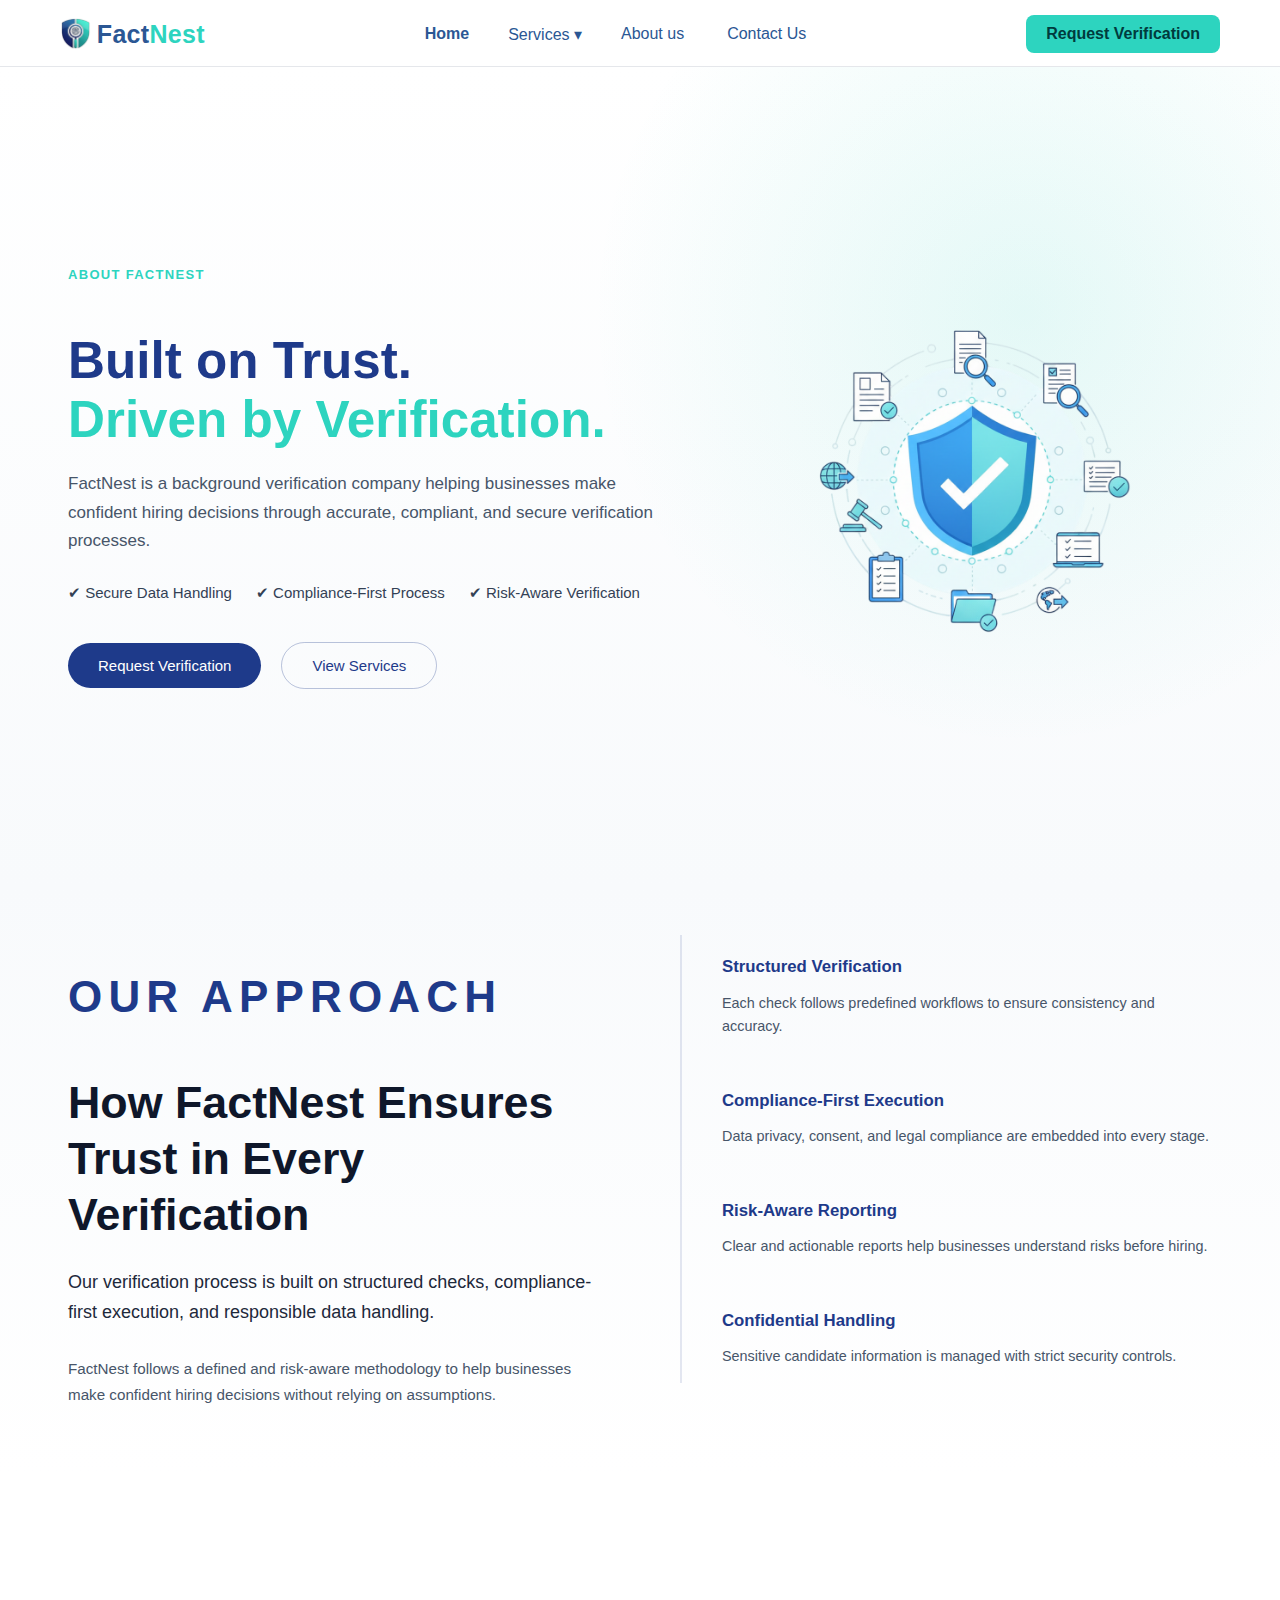
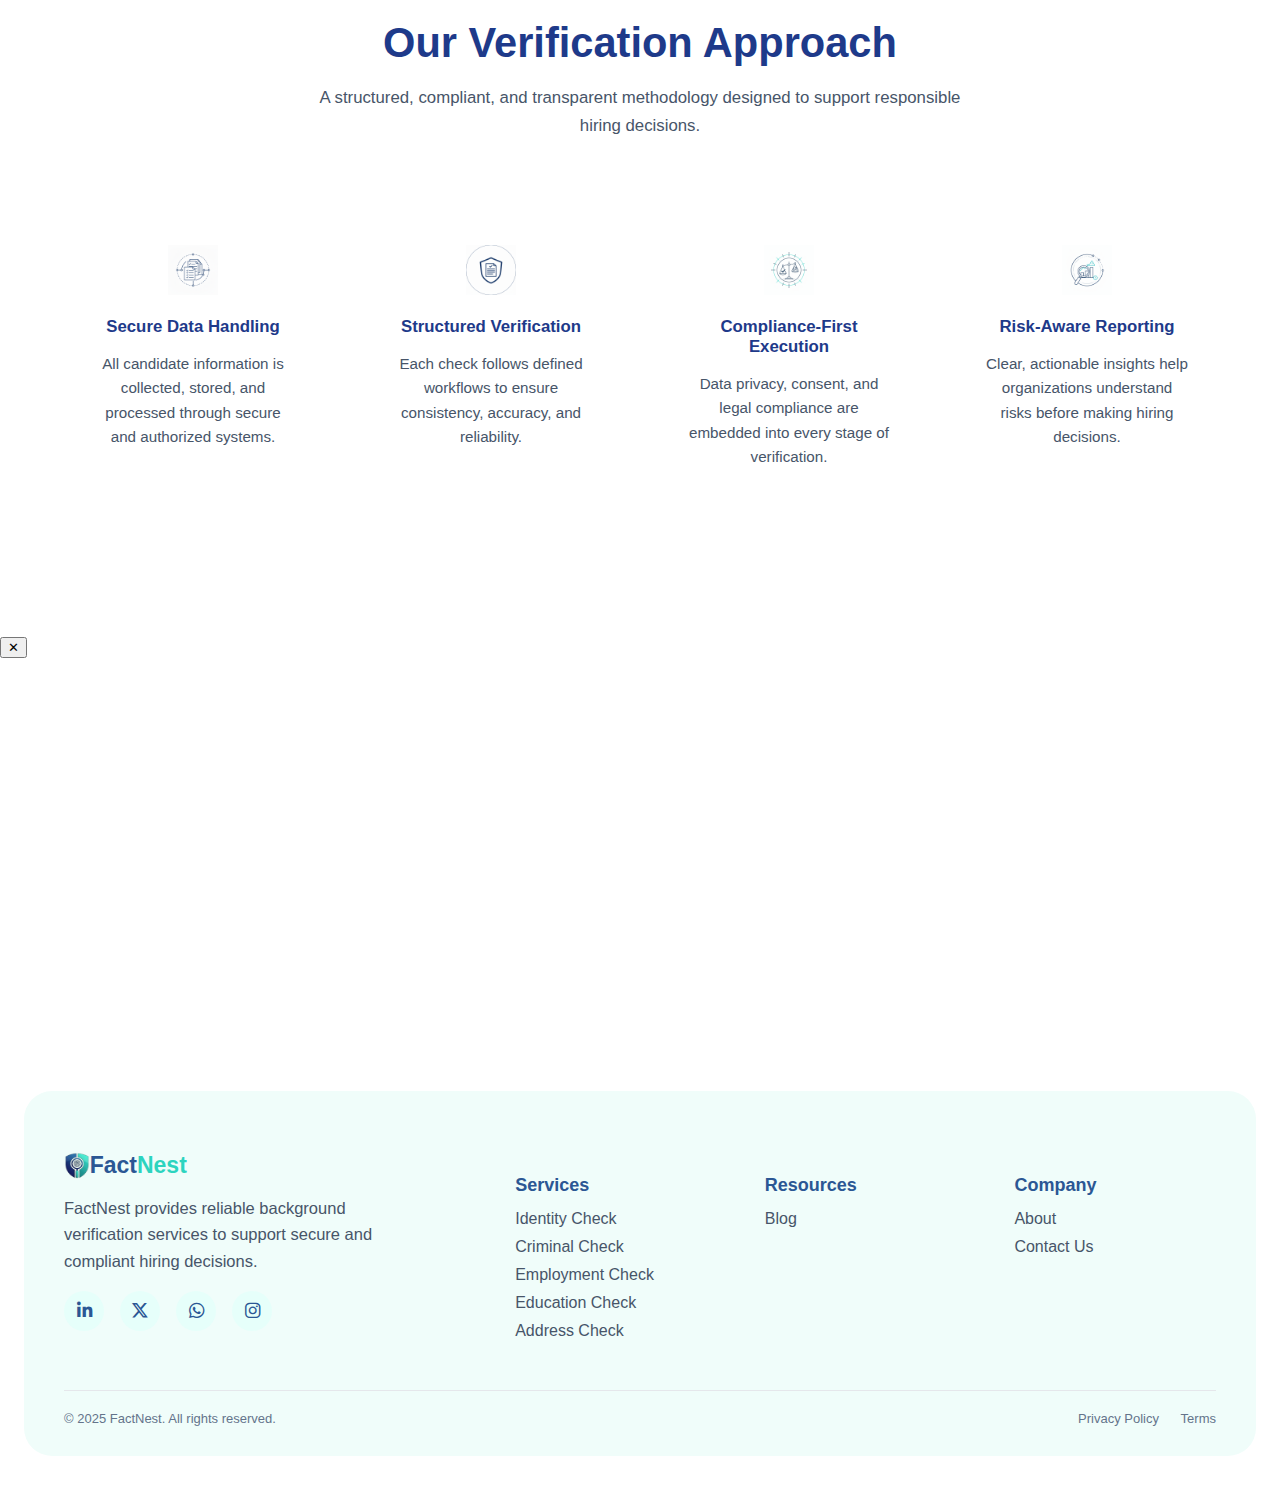
<file: about.html>
<!DOCTYPE html>
<html lang="en">
<head>
    <meta charset="UTF-8">
    <meta name="viewport" content="width=device-width, initial-scale=1.0">
    <title>FactNest | About</title>
    <link rel="stylesheet" href="css/style.css">
  <link rel="stylesheet" href="css/Responsive.css">
  <link rel="stylesheet"  href="https://cdnjs.cloudflare.com/ajax/libs/font-awesome/6.5.1/css/all.min.css"/>
  <link rel="stylesheet" href="css/Request.css">
  
    <link rel="stylesheet" href="/css/about.css">
</head>
<body>

     <!-- NAVBAR -->
<header class="top-nav">
  <div class="nav-container">

    <!-- Logo -->
    <a href="index.html" class="nav-logo">
      <img src="img/logo Head.PNG" alt="FactNest">
      <span class="brand-text">
        <span class="fact">Fact</span><span class="nest">Nest</span>
      </span>
    </a>

  
    <!-- DESKTOP NAV -->
<nav class="nav-links desktop-only">
  <a href="index.html" class="active">Home</a>

  <div class="desktop-dropdown">
    <span>Services ▾</span>
    <div class="desktop-dropdown-menu">
      <a href="services-details.html?service=identity">Identity Verification</a>
      <a href="services-details.html?service=address">Address Verification</a>
      <a href="services-details.html?service=employment">Employment Verification</a>
      <a href="services-details.html?service=education">Education Verification</a>
      <a href="services-details.html?service=criminal">Criminal Check</a>
      <a href="services-details.html?service=credit">Credit Check</a>
    </div>
  </div>

  <a href="index.html#about">About us</a>
  <a href="#" id="contactBtn">Contact Us</a>
</nav>


    <!-- DESKTOP ACTIONS -->
    <div class="nav-actions desktop-only">
      <a href="#" class="nav-cta request-verification-btn" id="requestVerificationBtn">
  Request Verification
</a>

    </div>

    <!-- HAMBURGER -->
    <div class="menu-toggle" id="menuToggle">
      <span></span><span></span><span></span>
    </div>
  </div>

  <!-- MOBILE MENU (SEPARATE, CLEAN) -->

  <div class="menu-overlay" id="menuOverlay"></div>
  <div class="mobile-menu" id="mobileMenu">
    <a href="#">Home</a>

    <div class="mobile-dropdown">
      <button class="dropdown-toggle">
        Services <span class="arrow">▾</span>
      </button>
      <div class="dropdown-menu">
        <a href="services-details.html?service=identity">Identity Verification</a>
        <a href="services-details.html?service=address">Address Verification</a>
        <a href="services-details.html?service=employment">Employment Verification</a>
        <a href="services-details.html?service=education">Education Verification</a>
        <a href="services-details.html?service=criminal">Criminal Check</a>
        <a href="services-details.html?service=credit">Credit Check</a>
      </div>
    </div>

    <a href="index.html#about">About us</a>
    <a href="#" id="contactBtn">Contact Us</a>
    <a href="#"
   class="nav-cta request-verification-btn"
   id="requestVerificationBtn">
  Request Verification
</a>


        
  </div>
</header>



 <section class="fn-about-hero">
  <div class="fn-container fn-hero-grid">

    <!-- Left Content -->
    <div class="fn-hero-content">
      <span class="fn-hero-tag">ABOUT FACTNEST</span>
      <h1 class="fn-hero-title">
        Built on Trust.<br>
        <span>Driven by Verification.</span>
      </h1>
      <p class="fn-hero-text">
        FactNest is a background verification company helping
        businesses make confident hiring decisions through
        accurate, compliant, and secure verification processes.
      </p>

      <div class="fn-hero-trust">
  <span>✔ Secure Data Handling</span>
  <span>✔ Compliance-First Process</span>
  <span>✔ Risk-Aware Verification</span>
</div>

<div class="fn-hero-actions">
  <a href="#" class="fn-btn-primary " id="requestVerificationBtn">Request Verification</a>
  <a href="/services-details.html" class="fn-btn-outline">View Services</a>
</div>
    </div>
    





    <!-- Right Image -->
    <div class="fn-hero-image">
      <img src="img/aaaabbbbtttt-Photoroom.png" alt="FactNest Background Verification">
    </div>

  </div>
</section>


<section class="fn-approach-section">
  <div class="fn-container fn-approach-grid">

    <!-- LEFT CONTENT -->
    <div class="fn-approach-left">
      <h2 class="fn-eyebrow">OUR APPROACH</h2>

      <h2 class="fn-approach-title">
        How FactNest Ensures<br>
        Trust in Every Verification
      </h2>

      <p class="fn-approach-lead">
        Our verification process is built on structured checks,
        compliance-first execution, and responsible data handling.
      </p>

    

      <p class="fn-approach-text">
        FactNest follows a defined and risk-aware methodology
        to help businesses make confident hiring decisions
        without relying on assumptions.
      </p>
    </div>

    <!-- RIGHT STRUCTURE -->
    <div class="fn-approach-right">

      <div class="fn-approach-step">
        <h4>Structured Verification</h4>
        <p>
          Each check follows predefined workflows
          to ensure consistency and accuracy.
        </p>
      </div>

      <div class="fn-approach-step">
        <h4>Compliance-First Execution</h4>
        <p>
          Data privacy, consent, and legal compliance
          are embedded into every stage.
        </p>
      </div>

      <div class="fn-approach-step">
        <h4>Risk-Aware Reporting</h4>
        <p>
          Clear and actionable reports help businesses
          understand risks before hiring.
        </p>
      </div>

      <div class="fn-approach-step">
        <h4>Confidential Handling</h4>
        <p>
          Sensitive candidate information is managed
          with strict security controls.
        </p>
      </div>

    </div>

  </div>
</section>


<section class="fn-approach-pillars">
  <div class="fn-container">

    <div class="fn-approach-header">
      <h2>Our Verification Approach</h2>
      <p>
        A structured, compliant, and transparent methodology
        designed to support responsible hiring decisions.
      </p>
    </div>

    <div class="fn-process-grid">

      <div class="fn-approach-card">
        <div class="fn-approach-icon">
          <img src="/img/4th.png" alt="Secure Data Handling">
        </div>
        <h4>Secure Data Handling</h4>
        <p>
          All candidate information is collected, stored, and
          processed through secure and authorized systems.
        </p>
      </div>

      <div class="fn-approach-card">
        <div class="fn-approach-icon">
          <img src="/img/data icon.png" alt="Structured Verification">
        </div>
        <h4>Structured Verification</h4>
        <p>
          Each check follows defined workflows to ensure
          consistency, accuracy, and reliability.
        </p>
      </div>

      <div class="fn-approach-card">
        <div class="fn-approach-icon">
          <img src="/img/3rd.png" alt="Compliance First">
        </div>
        <h4>Compliance-First Execution</h4>
        <p>
          Data privacy, consent, and legal compliance are
          embedded into every stage of verification.
        </p>
      </div>

      <div class="fn-approach-card">
        <div class="fn-approach-icon">
          <img src="/img/2.png" alt="Risk Aware Reporting">
        </div>
        <h4>Risk-Aware Reporting</h4>
        <p>
          Clear, actionable insights help organizations
          understand risks before making hiring decisions.
        </p>
      </div>

    </div>
  </div>
</section>





<!-- ======= CONTACT SECTION (MODAL) ======= -->
<section class="contact-section" id="contact">
  <!-- overlay -->
  <div class="contact-overlay"></div>

  <div class="container contact-container">

    <!-- CLOSE BUTTON -->
    <button
      type="button"
      class="contact-close"
      id="contactClose"
      aria-label="Close contact form"
    >✕</button>

    <h2 class="contact-heading fade-up">Contact Us</h2>
    <p class="contact-subtext fade-up">
      Get in touch with FactNest for secure, compliant, and reliable background
      verification solutions.
    </p>

    <!-- LEFT + RIGHT -->
    <div class="contact-wrapper">

      <!-- Contact Info -->
      <div class="contact-info fade-up">
        <h3>Connect with FactNest</h3>

        <p class="contact-info-desc">
          Connect with FactNest experts and build a safer, smarter hiring
          process.
        </p>

        <ul class="contact-details">
          <li>
            <span class="icon">✉</span>
            <div>
              <strong>Email</strong>
              <span>info@factnestbgv.com</span>
            </div>
          </li>

          <li>
            <span class="icon">📞</span>
            <div>
              <strong>Phone</strong>
              <span>+91 8076835522</span>
            </div>
          </li>

          <li>
            <span class="icon">📍</span>
            <div>
              <strong>Location</strong>
              <span>New Delhi, India</span>
            </div>
          </li>
        </ul>
      </div>

      <!-- Contact Form -->
      <div class="contact-form-wrapper" id="contactWrapper">
        <form class="contact-form fade-up" id="contactForm">
          <input type="text" placeholder="Your Name" required />
          <input type="email" placeholder="Your Email" required />
          <input type="text" placeholder="Company Name" />
          <textarea placeholder="Your Message" rows="5" required></textarea>
          <button type="submit">Send Message</button>
        </form>
      </div>

    </div>

    <!-- THANK YOU STATE -->
    <div class="contact-thankyou" id="contactThankYou" hidden>
      <div class="thankyou-card">
        <div class="thankyou-icon">✓</div>
        <h2>Thank you for contacting FactNest</h2>
        <p>
          We’ve received your message and our team will get back to you shortly.
        </p>
      </div>
    </div>

  </div>
</section>



<!-- Request Verification section  -->

<section class="verification-modal" id="verificationModal">
  <div class="verification-overlay"></div>

  <div class="verification-box">

    <!-- Close -->
    <button class="verification-close" id="verificationClose">✕</button>

    <h2>Request Background Verification</h2>
    <p class="verification-subtext">
      Share your requirements and our verification team will reach out to you.
    </p>

    <form id="verificationForm">

      <!-- Company Details -->
      <h4>Company Details</h4>
      <input type="text" placeholder="Company Name *" required>
      <input type="email" placeholder="Official Email *" required>
      <input type="tel" placeholder="Phone Number *" required>
      <input type="text" placeholder="Company Location">

      <select required>
        <option value="">Company Type</option>
        <option>Startup</option>
        <option>SME</option>
        <option>Enterprise</option>
        <option>Consultancy / Vendor</option>
      </select>

      <!-- Verification Types -->
     <h4>Verification Required</h4>

<div class="verification-group">

  <label class="verification-row">
    <span class="label-text">Identity Verification</span>
    <input type="checkbox" name="verification[]" value="identity">
  </label>

  <label class="verification-row">
    <span class="label-text">Address Verification</span>
    <input type="checkbox" name="verification[]" value="address">
  </label>

  <label class="verification-row">
    <span class="label-text">Employment Verification</span>
    <input type="checkbox" name="verification[]" value="employment">
  </label>

  <label class="verification-row">
    <span class="label-text">Education Verification</span>
    <input type="checkbox" name="verification[]" value="education">
  </label>

  <label class="verification-row">
    <span class="label-text">Criminal Record Check</span>
    <input type="checkbox" name="verification[]" value="criminal">
  </label>

  <label class="verification-row">
    <span class="label-text">Credit Check</span>
    <input type="checkbox" name="verification[]" value="credit">
  </label>

</div>


      <!-- Volume -->
      <h4>Hiring Details</h4>
      <select>
        <option>Number of Candidates</option>
        <option>1–10</option>
        <option>10–50</option>
        <option>50–200</option>
        <option>200+</option>
      </select>

      <select>
        <option>Expected Turnaround Time</option>
        <option>Standard</option>
        <option>Urgent</option>
        <option>Not sure</option>
      </select>

      <textarea placeholder="Any specific requirement or compliance need?"></textarea>

      <label class="consent-line">
  <input type="checkbox" required>
  <span>I confirm that candidate consent has been obtained.</span>
</label>


      <button type="submit" class="verification-submit">
        Submit Verification Request
      </button>

    </form>

    <!-- Request - Thanks msg -->

     <div class="verification-success" id="verificationSuccess"  style="display:none;">
      <h3>Thank you for your verification request</h3>
      <p>
        Our team has received your request and will contact you within
        <strong>24 business hours</strong>.
      </p>
      <p class="trust-text">
        FactNest ensures secure, compliant, and confidential background verification.
      </p>
    </div>


  </div>
</section>

<!-- Footer ==  -->

<footer class="clean-footer">
  <div class="clean-footer-container">

    <!-- BRAND -->
    <div class="footer-brand">
      <div class="footer-logo">
        <img src="img/logo Head.PNG" alt="FactNest">
        <span class="fact">Fact<span class="nest">Nest</span></span>
      </div>

      <p>
        FactNest provides reliable background verification services
        to support secure and compliant hiring decisions.
      </p>

      <div class="footer-social">
  <a href="https://www.linkedin.com/company/factnestbgv/" target="_blank"  aria-label="LinkedIn">
    <i class="fab fa-linkedin-in"></i>
  </a>

  <a href="https://x.com/FactNestBGV" target="_blank" aria-label="Twitter">
    <i class="fab fa-x-twitter"></i>
  </a>

  <a href="https://wa.me/918076835522"
   target="_blank"
   rel="noopener noreferrer"
   aria-label="WhatsApp">
  <i class="fab fa-whatsapp"></i>
</a>

  <a href="#" aria-label="Instagram">
    <i class="fab fa-instagram"></i>
  </a>
</div>

    </div>

    <!-- LINKS -->
    <div class="footer-links">
      <h4>Services</h4>
      <a href="services-details.html?service=identity">Identity Check</a>
      <a href="services-details.html?service=criminal">Criminal Check</a>
      <a href="services-details.html?service=employment">Employment Check</a>
      <a href="services-details.html?service=education">Education Check</a>
      <a href="services-details.html?service=address">Address Check</a>
      
    </div>

    <div class="footer-links">
      <h4>Resources</h4>
      <a href="/blog.html">Blog</a>
      
    </div>

    <div class="footer-links">
      <h4>Company</h4>
      <a href="/about.html">About</a>
      
      <a href="#" id="contactBtn">Contact Us</a>
    </div>

  </div>

  <!-- BOTTOM -->
  <div class="footer-bottom">
    <span>© 2025 FactNest. All rights reserved.</span>
    <div class="bottom-links">
      <a href="#">Privacy Policy</a>
      <a href="#">Terms</a>
    </div>
  </div>
</footer>







<script src="js/Request.js"></script>
<script src="js/main.js"></script>
</body>
</html>
</file>
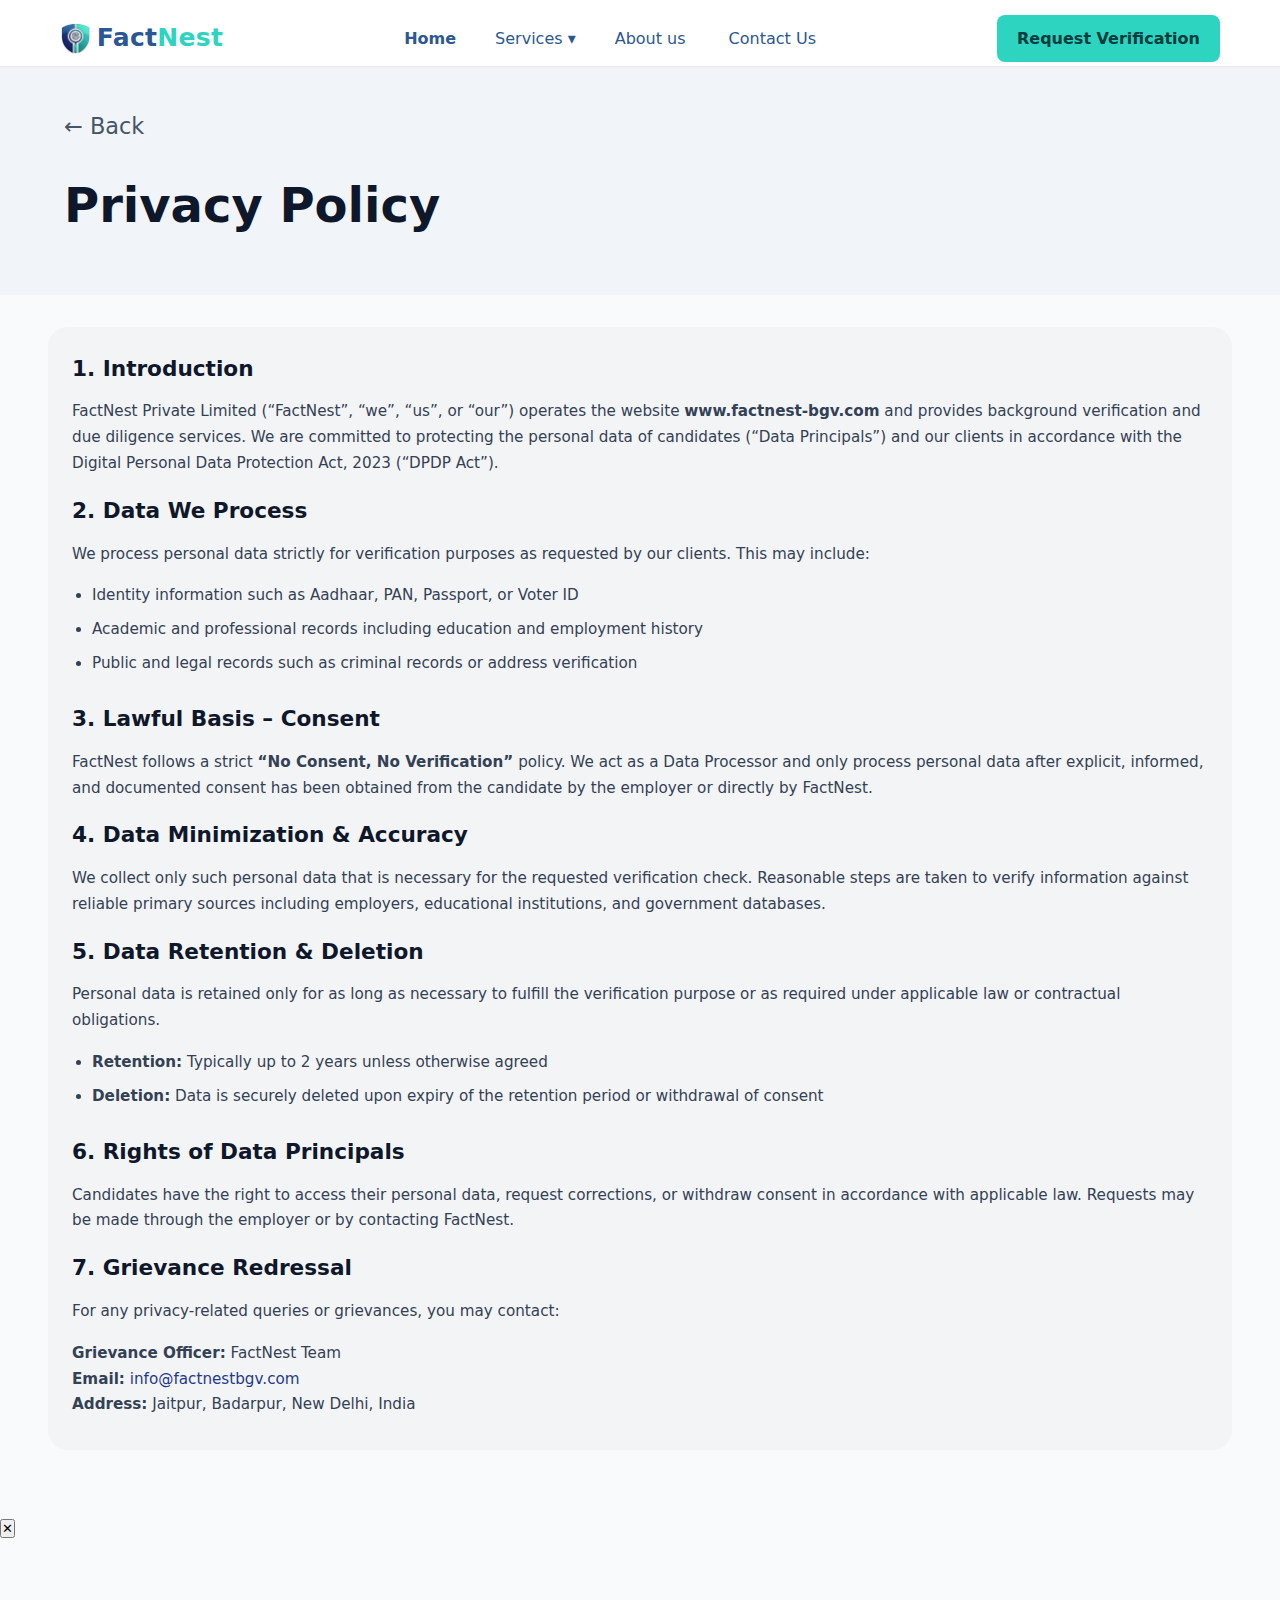
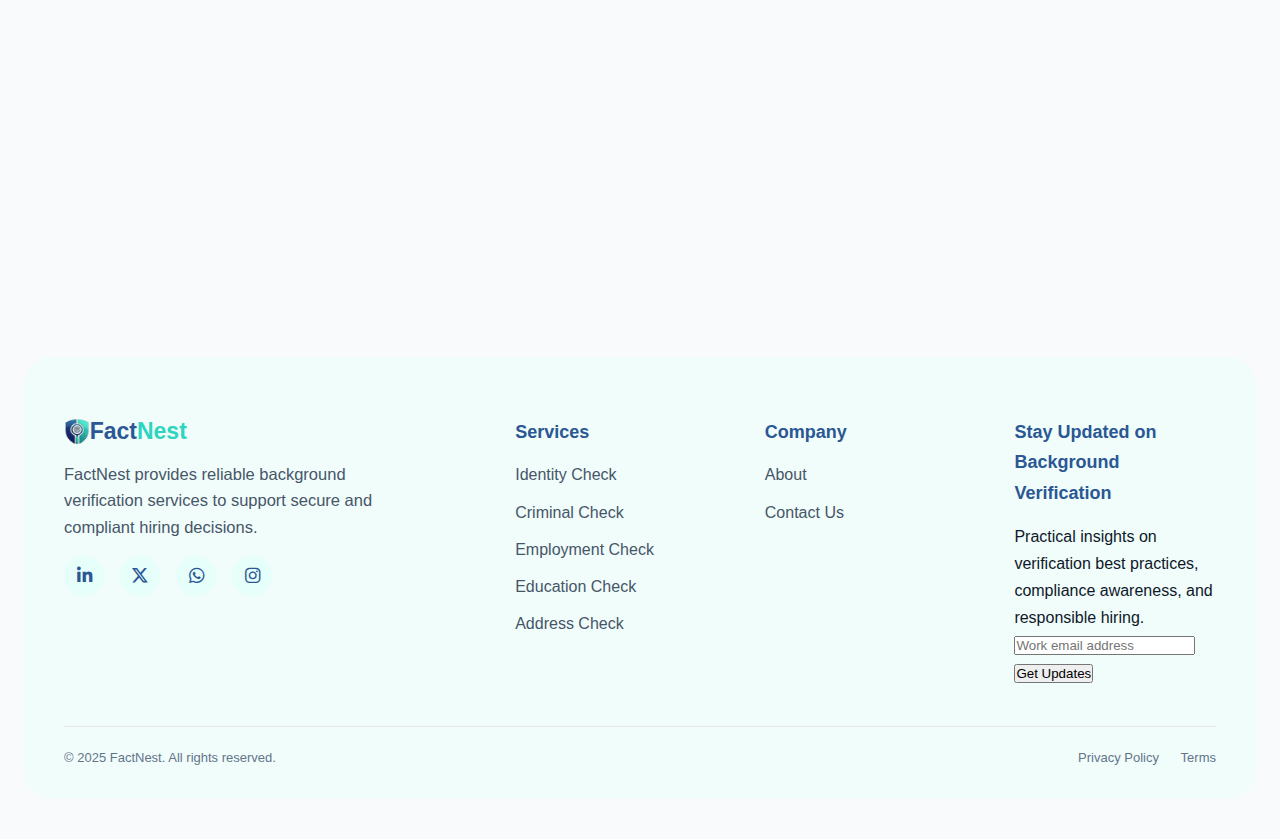
<file: privacy.html>
<!DOCTYPE html>
<html lang="en">
<head>
    <meta charset="UTF-8">
    <meta name="viewport" content="width=device-width, initial-scale=1.0">
    <link rel="icon" type="image/png" sizes="32x32" href="/img/logo Head.PNG">
    <title>FactNest | Privacy Policy</title>
  <link rel="stylesheet" href="css/style.css">
  <link rel="stylesheet" href="css/Responsive.css">
  <link rel="stylesheet"  href="https://cdnjs.cloudflare.com/ajax/libs/font-awesome/6.5.1/css/all.min.css"/>
  <link rel="stylesheet" href="css/Request.css">
  
    <link rel="stylesheet" href="/css/privacy.css">
</head>
<body>

         <!-- NAVBAR -->
<header class="top-nav">
  <div class="nav-container">

    <!-- Logo -->
    <a href="index.html" class="nav-logo">
      <img src="img/logo Head.PNG" alt="FactNest">
      <span class="brand-text">
        <span class="fact">Fact</span><span class="nest">Nest</span>
      </span>
    </a>

  
    <!-- DESKTOP NAV -->
<nav class="nav-links desktop-only">
  <a href="index.html" class="active">Home</a>

  <div class="desktop-dropdown">
    <span>Services ▾</span>
    <div class="desktop-dropdown-menu">
      <a href="services-details.html?service=identity">Identity Verification</a>
      <a href="services-details.html?service=address">Address Verification</a>
      <a href="services-details.html?service=employment">Employment Verification</a>
      <a href="services-details.html?service=education">Education Verification</a>
      <a href="services-details.html?service=criminal">Criminal Check</a>
      <a href="services-details.html?service=credit">Credit Check</a>
    </div>
  </div>

  <a href="index.html#about">About us</a>
  <a href="#" id="contactBtn">Contact Us</a>
</nav>


    <!-- DESKTOP ACTIONS -->
    <div class="nav-actions desktop-only">
      <a href="#" class="nav-cta request-verification-btn" id="requestVerificationBtn">
  Request Verification
</a>

    </div>

    <!-- HAMBURGER -->
    <div class="menu-toggle" id="menuToggle">
      <span></span><span></span><span></span>
    </div>
  </div>

  <!-- MOBILE MENU (SEPARATE, CLEAN) -->

  <div class="menu-overlay" id="menuOverlay"></div>
  <div class="mobile-menu" id="mobileMenu">
    <a href="/index.html">Home</a>

    <div class="mobile-dropdown">
      <button class="dropdown-toggle">
        Services <span class="arrow">▾</span>
      </button>
      <div class="dropdown-menu">
        <a href="services-details.html?service=identity">Identity Verification</a>
        <a href="services-details.html?service=address">Address Verification</a>
        <a href="services-details.html?service=employment">Employment Verification</a>
        <a href="services-details.html?service=education">Education Verification</a>
        <a href="services-details.html?service=criminal">Criminal Check</a>
        <a href="services-details.html?service=credit">Credit Check</a>
      </div>
    </div>

    <a href="about.html">About us</a>
    <a href="#" id="contactBtn">Contact Us</a>
    <a href="#"
   class="nav-cta request-verification-btn"
   id="requestVerificationBtn">
  Request Verification
</a>


        
  </div>
</header>



 <!-- PRIVACY HERO -->
  <section class="privacy-hero">
    <div class="privacy-hero-content">
      <a href="javascript:history.back()" class="privacy-back-btn">
        ← Back
      </a>

      <h1 class="privacy-title">Privacy Policy</h1>
    </div>

    <!-- <div class="privacy-hero-illustration">
      <img src="/img/privacy-shield.png" alt="Privacy Illustration">
    </div> -->
  </section>

  <!-- PRIVACY BODY -->
  <section class="privacy-body">
    <div class="privacy-container">

      <h2>1. Introduction</h2>
      <p>
        FactNest Private Limited (“FactNest”, “we”, “us”, or “our”) operates the
        website <strong>www.factnest-bgv.com</strong> and provides background
        verification and due diligence services. We are committed to protecting
        the personal data of candidates (“Data Principals”) and our clients in
        accordance with the Digital Personal Data Protection Act, 2023 (“DPDP Act”).
      </p>

      <h2>2. Data We Process</h2>
      <p>
        We process personal data strictly for verification purposes as requested
        by our clients. This may include:
      </p>
      <ul>
        <li>Identity information such as Aadhaar, PAN, Passport, or Voter ID</li>
        <li>Academic and professional records including education and employment history</li>
        <li>Public and legal records such as criminal records or address verification</li>
      </ul>

      <h2>3. Lawful Basis – Consent</h2>
      <p>
        FactNest follows a strict <strong>“No Consent, No Verification”</strong>
        policy. We act as a Data Processor and only process personal data after
        explicit, informed, and documented consent has been obtained from the
        candidate by the employer or directly by FactNest.
      </p>

      <h2>4. Data Minimization & Accuracy</h2>
      <p>
        We collect only such personal data that is necessary for the requested
        verification check. Reasonable steps are taken to verify information
        against reliable primary sources including employers, educational
        institutions, and government databases.
      </p>

      <h2>5. Data Retention & Deletion</h2>
      <p>
        Personal data is retained only for as long as necessary to fulfill the
        verification purpose or as required under applicable law or contractual
        obligations.
      </p>
      <ul>
        <li><strong>Retention:</strong> Typically up to 2 years unless otherwise agreed</li>
        <li><strong>Deletion:</strong> Data is securely deleted upon expiry of the retention period or withdrawal of consent</li>
      </ul>

      <h2>6. Rights of Data Principals</h2>
      <p>
        Candidates have the right to access their personal data, request
        corrections, or withdraw consent in accordance with applicable law.
        Requests may be made through the employer or by contacting FactNest.
      </p>

      <h2>7. Grievance Redressal</h2>
      <p>
        For any privacy-related queries or grievances, you may contact:
      </p>
      <p>
        <strong>Grievance Officer:</strong> FactNest Team<br>
        <strong>Email:</strong> <a href="mailto:info@factnestbgv.com">info@factnestbgv.com</a><br>
        <strong>Address:</strong> Jaitpur, Badarpur, New Delhi, India
      </p>

    </div>
  </section>


<!-- ======= CONTACT SECTION (MODAL) ======= -->
<section class="contact-section" id="contact">
  <!-- overlay -->
  <div class="contact-overlay"></div>

  <div class="container contact-container">

    <!-- CLOSE BUTTON -->
    <button
      type="button"
      class="contact-close"
      id="contactClose"
      aria-label="Close contact form"
    >✕</button>

    <h2 class="contact-heading fade-up">Contact Us</h2>
    <p class="contact-subtext fade-up">
      Get in touch with FactNest for secure, compliant, and reliable background
      verification solutions.
    </p>

    <!-- LEFT + RIGHT -->
    <div class="contact-wrapper">

      <!-- Contact Info -->
      <div class="contact-info fade-up">
        <h3>Connect with FactNest</h3>

        <p class="contact-info-desc">
          Connect with FactNest experts and build a safer, smarter hiring
          process.
        </p>

        <ul class="contact-details">
          <li>
            <span class="icon">✉</span>
            <div>
              <strong>Email</strong>
              <span>info@factnestbgv.com</span>
            </div>
          </li>

          <li>
            <span class="icon">📞</span>
            <div>
              <strong>Phone</strong>
              <span>+91 8076835522</span>
            </div>
          </li>

          <li>
            <span class="icon">📍</span>
            <div>
              <strong>Location</strong>
              <span>New Delhi, India</span>
            </div>
          </li>
        </ul>
      </div>

      <!-- Contact Form -->
      <div class="contact-form-wrapper" id="contactWrapper">
        <form class="contact-form fade-up" id="contactForm">
          <input type="text" placeholder="Your Name" required />
          <input type="email" placeholder="Your Email" required />
          <input type="text" placeholder="Company Name" />
          <textarea placeholder="Your Message" rows="5" required></textarea>
          <button type="submit">Send Message</button>
        </form>
      </div>

    </div>

    <!-- THANK YOU STATE -->
    <div class="contact-thankyou" id="contactThankYou" hidden>
      <div class="thankyou-card">
        <div class="thankyou-icon">✓</div>
        <h2>Thank you for contacting FactNest</h2>
        <p>
          We’ve received your message and our team will get back to you shortly.
        </p>
      </div>
    </div>

  </div>
</section>



<!-- Request Verification section  -->

<section class="verification-modal" id="verificationModal">
  <div class="verification-overlay"></div>

  <div class="verification-box">

    <!-- Close -->
    <button class="verification-close" id="verificationClose">✕</button>

    <h2>Request Background Verification</h2>
    <p class="verification-subtext">
      Share your requirements and our verification team will reach out to you.
    </p>

    <form id="verificationForm">

      <!-- Company Details -->
      <h4>Company Details</h4>
      <input type="text" placeholder="Company Name *" required>
      <input type="email" placeholder="Official Email *" required>
      <input type="tel" placeholder="Phone Number *" required>
      <input type="text" placeholder="Company Location">

      <select required>
        <option value="">Company Type</option>
        <option>Startup</option>
        <option>SME</option>
        <option>Enterprise</option>
        <option>Consultancy / Vendor</option>
      </select>

      <!-- Verification Types -->
     <h4>Verification Required</h4>

<div class="verification-group">

  <label class="verification-row">
    <span class="label-text">Identity Verification</span>
    <input type="checkbox" name="verification[]" value="identity">
  </label>

  <label class="verification-row">
    <span class="label-text">Address Verification</span>
    <input type="checkbox" name="verification[]" value="address">
  </label>

  <label class="verification-row">
    <span class="label-text">Employment Verification</span>
    <input type="checkbox" name="verification[]" value="employment">
  </label>

  <label class="verification-row">
    <span class="label-text">Education Verification</span>
    <input type="checkbox" name="verification[]" value="education">
  </label>

  <label class="verification-row">
    <span class="label-text">Criminal Record Check</span>
    <input type="checkbox" name="verification[]" value="criminal">
  </label>

  <label class="verification-row">
    <span class="label-text">Credit Check</span>
    <input type="checkbox" name="verification[]" value="credit">
  </label>

</div>


      <!-- Volume -->
      <h4>Hiring Details</h4>
      <select>
        <option>Number of Candidates</option>
        <option>1–10</option>
        <option>10–50</option>
        <option>50–200</option>
        <option>200+</option>
      </select>

      <select>
        <option>Expected Turnaround Time</option>
        <option>Standard</option>
        <option>Urgent</option>
        <option>Not sure</option>
      </select>

      <textarea placeholder="Any specific requirement or compliance need?"></textarea>

      <label class="consent-line">
  <input type="checkbox" required>
  <span>I confirm that candidate consent has been obtained.</span>
</label>


      <button type="submit" class="verification-submit">
        Submit Verification Request
      </button>

    </form>

    <!-- Request - Thanks msg -->

     <div class="verification-success" id="verificationSuccess"  style="display:none;">
      <h3>Thank you for your verification request</h3>
      <p>
        Our team has received your request and will contact you within
        <strong>24 business hours</strong>.
      </p>
      <p class="trust-text">
        FactNest ensures secure, compliant, and confidential background verification.
      </p>
    </div>


  </div>
</section>




<!-- Footer ==  -->

<footer class="clean-footer">
  <div class="clean-footer-container">

    <!-- BRAND -->
    <div class="footer-brand">
      <div class="footer-logo">
        <img src="img/logo Head.PNG" alt="FactNest">
        <span class="fact">Fact<span class="nest">Nest</span></span>
      </div>

      <p>
        FactNest provides reliable background verification services
        to support secure and compliant hiring decisions.
      </p>

      <div class="footer-social">
  <a href="https://www.linkedin.com/company/factnestbgv/" target="_blank"  aria-label="LinkedIn">
    <i class="fab fa-linkedin-in"></i>
  </a>

  <a href="https://x.com/FactNestBGV" target="_blank" aria-label="Twitter">
    <i class="fab fa-x-twitter"></i>
  </a>

  <a href="https://wa.me/918076835522"
   target="_blank"
   rel="noopener noreferrer"
   aria-label="WhatsApp">
  <i class="fab fa-whatsapp"></i>
</a>

  <a href="#" aria-label="Instagram">
    <i class="fab fa-instagram"></i>
  </a>
</div>

    </div>

    <!-- LINKS -->
    <div class="footer-links">
      <h4>Services</h4>
      <a href="services-details.html?service=identity">Identity Check</a>
      <a href="services-details.html?service=criminal">Criminal Check</a>
      <a href="services-details.html?service=employment">Employment Check</a>
      <a href="services-details.html?service=education">Education Check</a>
      <a href="services-details.html?service=address">Address Check</a>
      
    </div>

    
    <div class="footer-links">
      <h4>Company</h4>
      <a href="/about.html">About</a>
      
      <a href="#" id="contactBtn">Contact Us</a>

    </div>
   

<div class="footer-links">
  <h4>Stay Updated on Background Verification</h4>
  <p>
    Practical insights on verification best practices,
    compliance awareness, and responsible hiring.
  </p>

  <form class="fn-footer-form">
    <input type="email" placeholder="Work email address" required>
    <button type="submit">Get Updates</button>
  </form>
</div>



  </div>

  <!-- BOTTOM -->
  <div class="footer-bottom">
    <span>© 2025 FactNest. All rights reserved.</span>
    <div class="bottom-links">
      <a href="#">Privacy Policy</a>
      <a href="#">Terms</a>
    </div>
  </div>
</footer>

<script src="js/Request.js"></script>
<script src="js/main.js"></script>


</body>
</html>
</file>
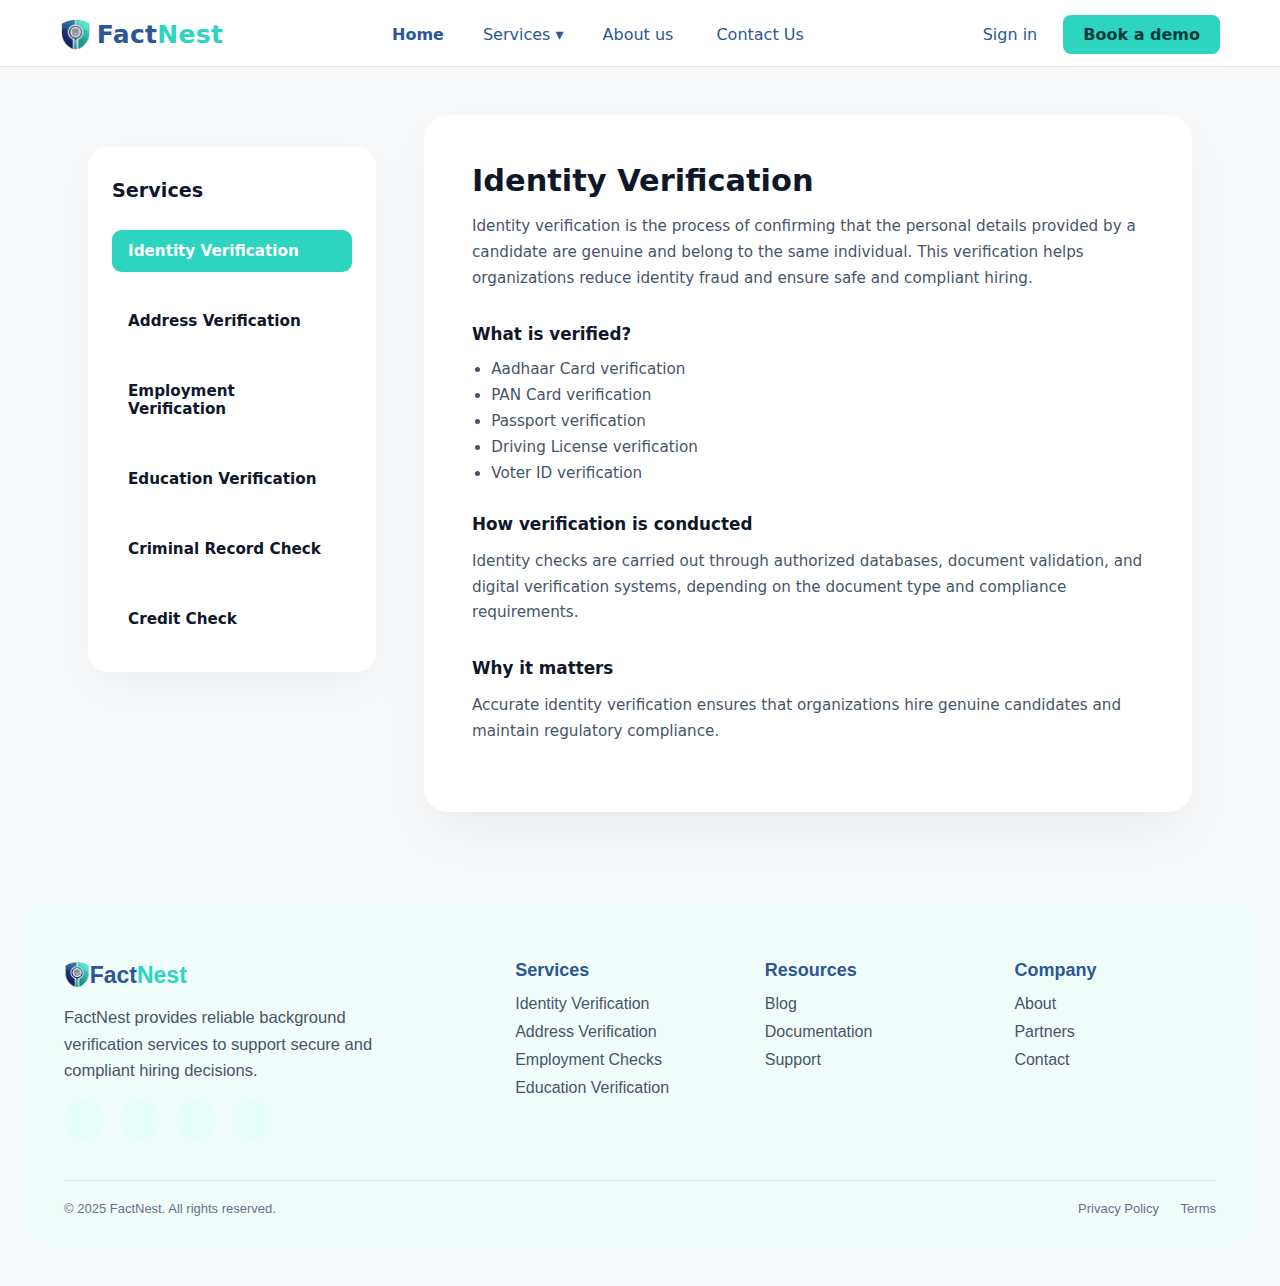
<file: services-details.html>
<!DOCTYPE html>
<html lang="en">
<head>
  <meta charset="UTF-8" />
  <meta name="viewport" content="width=device-width, initial-scale=1.0" />
  <title>Our Services | FactNest</title>

  <!-- CSS -->
   <link rel="stylesheet" href="css/style.css">
  <link rel="stylesheet" href="css/services-details.css" />
  <link rel="stylesheet" href="css/Responsive.css">
</head>
<body>
    <!-- Header -->
<header class="top-nav">
  <div class="nav-container">

    <!-- Logo -->
    <a href="index.html" class="nav-logo">
      <img src="img/logo Head.PNG" alt="FactNest">
      <span class="brand-text">
        <span class="fact">Fact</span><span class="nest">Nest</span>
      </span>
    </a>

    <!-- DESKTOP NAV -->
    <nav class="nav-links desktop-only">
      <a href="index.html" class="active">Home</a>

      <div class="desktop-dropdown">
        <span>Services ▾</span>
        <div class="desktop-dropdown-menu">
          <a href="#">Identity Verification</a>
          <a href="#">Address Verification</a>
          <a href="#">Employment Verification</a>
          <a href="#">Education Verification</a>
          <a href="#">Criminal Check</a>
          <a href="#">Credit Check</a>
        </div>
      </div>

      <a href="#about">About us</a>
      <a href="#" id="contactBtn">Contact Us</a>
    </nav>

    <!-- DESKTOP ACTIONS -->
    <div class="nav-actions desktop-only">
      <a href="#" class="nav-login">Sign in</a>
      <a href="#" class="nav-cta">Book a demo</a>
    </div>

    <!-- HAMBURGER -->
    <div class="menu-toggle" id="menuToggle">
      <span></span><span></span><span></span>
    </div>
  </div>

  <!-- MOBILE MENU (SEPARATE, CLEAN) -->
  <div class="mobile-menu" id="mobileMenu">
    <a href="#">Home</a>

    <div class="mobile-dropdown">
      <button class="dropdown-toggle">
        Services <span class="arrow">▾</span>
      </button>
      <div class="dropdown-menu">
        <a href="#">Identity Verification</a>
        <a href="#">Address Verification</a>
        <a href="#">Employment Verification</a>
        <a href="#">Education Verification</a>
        <a href="#">Criminal Check</a>
        <a href="#">Credit Check</a>
      </div>
    </div>

    <a href="#about">About us</a>
    <a href="#" id="contactBtn">Contact Us</a>

    <a href="#" class="mobile-cta outline">Sign in</a>
    <a href="#" class="mobile-cta primary">Book a demo</a>
    
  </div>
</header>

  <!-- ===== SERVICES DETAILS SECTION ===== -->
  <section class="services-details">

    <div class="container services-layout">

      <!-- ===== LEFT SIDEBAR ===== -->
      <aside class="services-sidebar">
        <h3 class="sidebar-title">Services</h3>

        <ul class="services-list">
          <li class="service-link active" data-target="identity">
            Identity Verification
          </li>
          <li class="service-link" data-target="address">
            Address Verification
          </li>
          <li class="service-link" data-target="employment">
            Employment Verification
          </li>
          <li class="service-link" data-target="education">
            Education Verification
          </li>
          <li class="service-link" data-target="criminal">
            Criminal Record Check
          </li>
          <li class="service-link" data-target="credit">
            Credit Check
          </li>
        </ul>
      </aside>

      <!-- ===== RIGHT CONTENT AREA ===== -->
      <div class="services-content">

        <!-- ===== IDENTITY VERIFICATION ===== -->
        <div class="service-content active" id="identity">
          <h2>Identity Verification</h2>

          <p>
            Identity verification is the process of confirming that the
            personal details provided by a candidate are genuine and belong
            to the same individual. This verification helps organizations
            reduce identity fraud and ensure safe and compliant hiring.
          </p>

          <h4>What is verified?</h4>
          <ul>
            <li>Aadhaar Card verification</li>
            <li>PAN Card verification</li>
            <li>Passport verification</li>
            <li>Driving License verification</li>
            <li>Voter ID verification</li>
          </ul>

          <h4>How verification is conducted</h4>
          <p>
            Identity checks are carried out through authorized databases,
            document validation, and digital verification systems, depending
            on the document type and compliance requirements.
          </p>

          <h4>Why it matters</h4>
          <p>
            Accurate identity verification ensures that organizations hire
            genuine candidates and maintain regulatory compliance.
          </p>
        </div>

        <!-- ===== ADDRESS VERIFICATION ===== -->
        <div class="service-content" id="address">
          <h2>Address Verification</h2>

          <p>
            Address verification confirms that the residential address
            provided by the candidate is correct and traceable. Both current
            and permanent addresses can be verified.
          </p>

          <h4>What is verified?</h4>
          <ul>
            <li>Current residential address</li>
            <li>Permanent address</li>
            <li>Length of stay</li>
            <li>Address authenticity</li>
          </ul>

          <h4>Verification methods</h4>
          <p>
            Address checks may be conducted through digital verification,
            physical field visits, or postal confirmation based on client
            requirements.
          </p>
        </div>

        <!-- ===== EMPLOYMENT VERIFICATION ===== -->
        <div class="service-content" id="employment">
          <h2>Employment Verification</h2>

          <p>
            Employment verification validates a candidate’s previous work
            experience and employment history as declared in their profile.
          </p>

          <h4>Details verified</h4>
          <ul>
            <li>Organization name</li>
            <li>Job role and designation</li>
            <li>Employment duration</li>
            <li>Reason for separation</li>
          </ul>

          <p>
            Verification is completed through employer records, HR
            confirmations, and authorized communication channels.
          </p>
        </div>

        <!-- ===== EDUCATION VERIFICATION ===== -->
        <div class="service-content" id="education">
          <h2>Education Verification</h2>

          <p>
            Education verification confirms the authenticity of academic
            qualifications claimed by the candidate.
          </p>

          <ul>
            <li>Degree / diploma authenticity</li>
            <li>Institution verification</li>
            <li>Year of completion</li>
            <li>Course details</li>
          </ul>

          <p>
            Academic records are verified through educational institutions
            or authorized academic databases.
          </p>
        </div>

        <!-- ===== CRIMINAL CHECK ===== -->
        <div class="service-content" id="criminal">
          <h2>Criminal Record Check</h2>

          <p>
            Criminal record screening checks whether a candidate has any past
            or ongoing criminal or civil cases.
          </p>

          <ul>
            <li>Court record searches</li>
            <li>Legal database checks</li>
            <li>Case status verification</li>
          </ul>

          <p>
            This verification helps organizations mitigate risk and ensure
            workplace safety.
          </p>
        </div>

        <!-- ===== CREDIT CHECK ===== -->
        <div class="service-content" id="credit">
          <h2>Credit Check</h2>

          <p>
            Credit checks assess a candidate’s financial background for roles
            involving financial responsibility or access to sensitive assets.
          </p>

          <ul>
            <li>Credit score review</li>
            <li>Loan repayment history</li>
            <li>Financial defaults</li>
          </ul>

          <p>
            Credit checks are conducted only when required and in compliance
            with applicable laws.
          </p>
        </div>

      </div>
    </div>

  </section>

  <!-- Footer -->
   <footer class="clean-footer">
  <div class="clean-footer-container">

    <!-- BRAND -->
    <div class="footer-brand">
      <div class="footer-logo">
        <img src="img/logo Head.PNG" alt="FactNest">
        <span class="fact">Fact<span class="nest">Nest</span></span>
      </div>

      <p>
        FactNest provides reliable background verification services
        to support secure and compliant hiring decisions.
      </p>

      <div class="footer-social">
  <a href="#" aria-label="LinkedIn">
    <i class="fab fa-linkedin-in"></i>
  </a>

  <a href="#" aria-label="Twitter">
    <i class="fab fa-x-twitter"></i>
  </a>

  <a href="#" aria-label="Facebook">
    <i class="fab fa-facebook-f"></i>
  </a>

  <a href="#" aria-label="Instagram">
    <i class="fab fa-instagram"></i>
  </a>
</div>

    </div>

    <!-- LINKS -->
    <div class="footer-links">
      <h4>Services</h4>
      <a href="#">Identity Verification</a>
      <a href="#">Address Verification</a>
      <a href="#">Employment Checks</a>
      <a href="#">Education Verification</a>
    </div>

    <div class="footer-links">
      <h4>Resources</h4>
      <a href="#">Blog</a>
      <a href="#">Documentation</a>
      <a href="#">Support</a>
    </div>

    <div class="footer-links">
      <h4>Company</h4>
      <a href="#">About</a>
      <a href="#">Partners</a>
      <a href="#">Contact</a>
    </div>

  </div>

  <!-- BOTTOM -->
  <div class="footer-bottom">
    <span>© 2025 FactNest. All rights reserved.</span>
    <div class="bottom-links">
      <a href="#">Privacy Policy</a>
      <a href="#">Terms</a>
    </div>
  </div>
</footer>


  <!-- JS (later content toggle) -->
  <script src="js/services-details.js"></script>

</body>
</html>
</file>
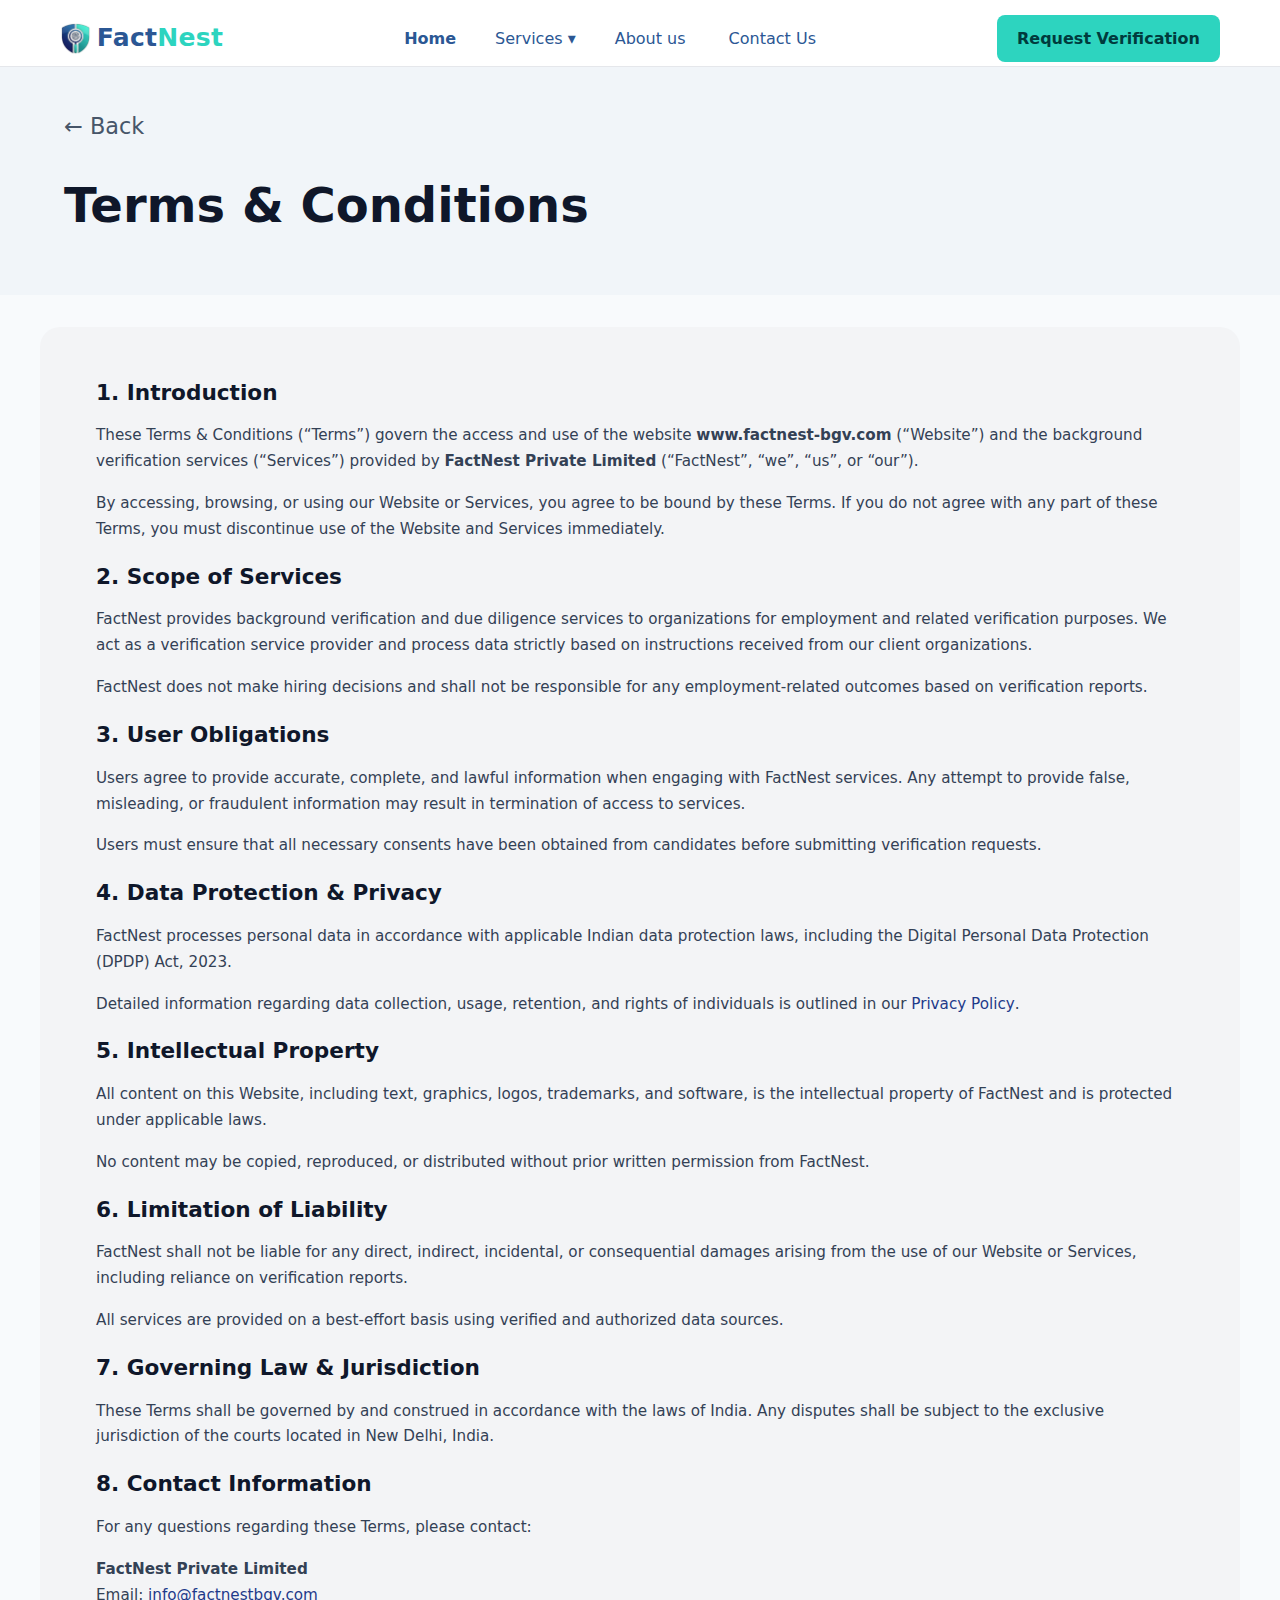
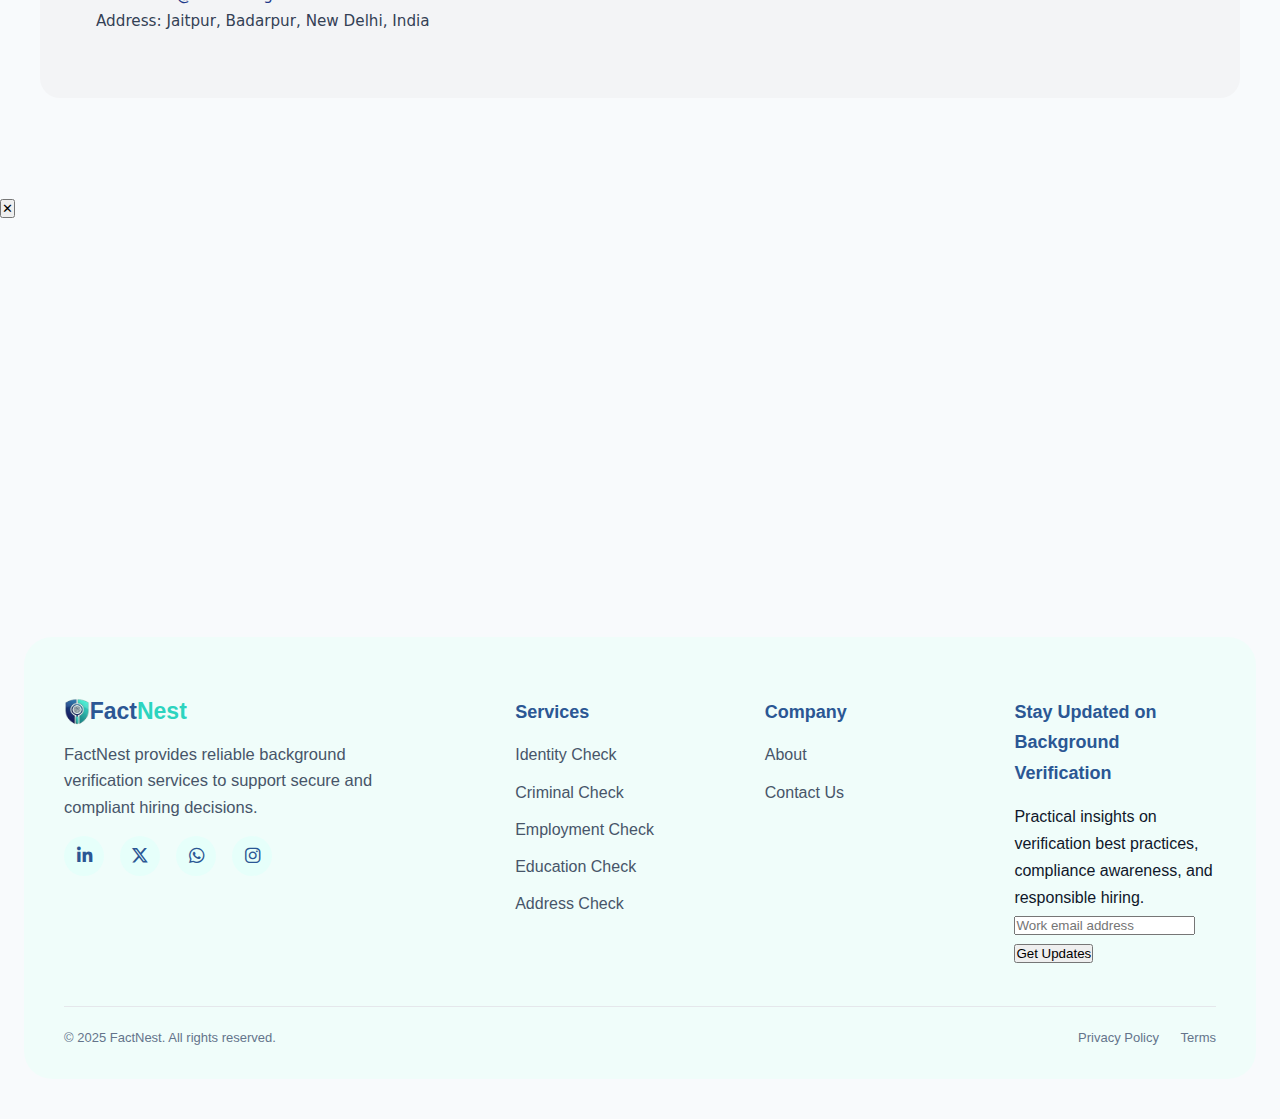
<file: terms-and-conditions.html>
<!DOCTYPE html>
<html lang="en">
<head>
    <meta charset="UTF-8">
    <meta name="viewport" content="width=device-width, initial-scale=1.0">
    <title>FactNest | Terms </title>
  <link rel="stylesheet" href="css/style.css">
  <link rel="stylesheet" href="css/Responsive.css">
  <link rel="stylesheet"  href="https://cdnjs.cloudflare.com/ajax/libs/font-awesome/6.5.1/css/all.min.css"/>
  <link rel="stylesheet" href="css/Request.css">
  
    <link rel="stylesheet" href="/css/privacy.css">
</head>
<body>
         <!-- NAVBAR -->
<header class="top-nav">
  <div class="nav-container">

    <!-- Logo -->
    <a href="index.html" class="nav-logo">
      <img src="img/logo Head.PNG" alt="FactNest">
      <span class="brand-text">
        <span class="fact">Fact</span><span class="nest">Nest</span>
      </span>
    </a>

  
    <!-- DESKTOP NAV -->
<nav class="nav-links desktop-only">
  <a href="index.html" class="active">Home</a>

  <div class="desktop-dropdown">
    <span>Services ▾</span>
    <div class="desktop-dropdown-menu">
      <a href="services-details.html?service=identity">Identity Verification</a>
      <a href="services-details.html?service=address">Address Verification</a>
      <a href="services-details.html?service=employment">Employment Verification</a>
      <a href="services-details.html?service=education">Education Verification</a>
      <a href="services-details.html?service=criminal">Criminal Check</a>
      <a href="services-details.html?service=credit">Credit Check</a>
    </div>
  </div>

  <a href="index.html#about">About us</a>
  <a href="#" id="contactBtn">Contact Us</a>
</nav>


    <!-- DESKTOP ACTIONS -->
    <div class="nav-actions desktop-only">
      <a href="#" class="nav-cta request-verification-btn" id="requestVerificationBtn">
  Request Verification
</a>

    </div>

    <!-- HAMBURGER -->
    <div class="menu-toggle" id="menuToggle">
      <span></span><span></span><span></span>
    </div>
  </div>

  <!-- MOBILE MENU (SEPARATE, CLEAN) -->

  <div class="menu-overlay" id="menuOverlay"></div>
  <div class="mobile-menu" id="mobileMenu">
    <a href="/index.html">Home</a>

    <div class="mobile-dropdown">
      <button class="dropdown-toggle">
        Services <span class="arrow">▾</span>
      </button>
      <div class="dropdown-menu">
        <a href="services-details.html?service=identity">Identity Verification</a>
        <a href="services-details.html?service=address">Address Verification</a>
        <a href="services-details.html?service=employment">Employment Verification</a>
        <a href="services-details.html?service=education">Education Verification</a>
        <a href="services-details.html?service=criminal">Criminal Check</a>
        <a href="services-details.html?service=credit">Credit Check</a>
      </div>
    </div>

    <a href="about.html">About us</a>
    <a href="#" id="contactBtn">Contact Us</a>
    <a href="#"
   class="nav-cta request-verification-btn"
   id="requestVerificationBtn">
  Request Verification
</a>


        
  </div>
</header>



 <!-- HEADER -->
  <section class="legal-hero">
    <div class="fn-container legal-hero-grid">

      <!-- LEFT -->
      <div class="legal-hero-left">
        <a href="/" class="fn-back-btn" onclick="fnGoBack(event)">
       ← Back
    </a>

        <h1 class="legal-title">Terms & Conditions</h1>
      </div>

      <!-- RIGHT IMAGE (OPTIONAL – SAME AS PRIVACY) -->
      <!-- <div class="legal-hero-right">
        <img src="/img/terms.png" alt="Terms Illustration">
      </div> -->

    </div>
  </section>

  <!-- CONTENT -->
  <section class="legal-content">
    <div class="fn-container legal-box">

      <!-- 1 -->
      <h2>1. Introduction</h2>
      <p>
        These Terms & Conditions (“Terms”) govern the access and use of the
        website <strong>www.factnest-bgv.com</strong> (“Website”) and the
        background verification services (“Services”) provided by
        <strong>FactNest Private Limited</strong> (“FactNest”, “we”, “us”, or “our”).
      </p>
      <p>
        By accessing, browsing, or using our Website or Services, you agree
        to be bound by these Terms. If you do not agree with any part of these
        Terms, you must discontinue use of the Website and Services immediately.
      </p>

      <!-- 2 -->
      <h2>2. Scope of Services</h2>
      <p>
        FactNest provides background verification and due diligence services
        to organizations for employment and related verification purposes.
        We act as a verification service provider and process data strictly
        based on instructions received from our client organizations.
      </p>
      <p>
        FactNest does not make hiring decisions and shall not be responsible
        for any employment-related outcomes based on verification reports.
      </p>

      <!-- 3 -->
      <h2>3. User Obligations</h2>
      <p>
        Users agree to provide accurate, complete, and lawful information
        when engaging with FactNest services. Any attempt to provide false,
        misleading, or fraudulent information may result in termination
        of access to services.
      </p>
      <p>
        Users must ensure that all necessary consents have been obtained
        from candidates before submitting verification requests.
      </p>

      <!-- 4 -->
      <h2>4. Data Protection & Privacy</h2>
      <p>
        FactNest processes personal data in accordance with applicable Indian
        data protection laws, including the Digital Personal Data Protection
        (DPDP) Act, 2023.
      </p>
      <p>
        Detailed information regarding data collection, usage, retention,
        and rights of individuals is outlined in our
        <a href="/privacy-policy.html">Privacy Policy</a>.
      </p>

      <!-- 5 -->
      <h2>5. Intellectual Property</h2>
      <p>
        All content on this Website, including text, graphics, logos,
        trademarks, and software, is the intellectual property of FactNest
        and is protected under applicable laws.
      </p>
      <p>
        No content may be copied, reproduced, or distributed without prior
        written permission from FactNest.
      </p>

      <!-- 6 -->
      <h2>6. Limitation of Liability</h2>
      <p>
        FactNest shall not be liable for any direct, indirect, incidental,
        or consequential damages arising from the use of our Website or
        Services, including reliance on verification reports.
      </p>
      <p>
        All services are provided on a best-effort basis using verified
        and authorized data sources.
      </p>

      <!-- 7 -->
      <h2>7. Governing Law & Jurisdiction</h2>
      <p>
        These Terms shall be governed by and construed in accordance with
        the laws of India. Any disputes shall be subject to the exclusive
        jurisdiction of the courts located in New Delhi, India.
      </p>

      <!-- CONTACT -->
      <h2>8. Contact Information</h2>
      <p>
        For any questions regarding these Terms, please contact:
      </p>
      <p>
        <strong>FactNest Private Limited</strong><br>
        Email: <a href="mailto:info@factnestbgv.com">info@factnestbgv.com</a><br>
        Address: Jaitpur, Badarpur, New Delhi, India
      </p>

    </div>
  </section>


<!-- ======= CONTACT SECTION (MODAL) ======= -->
<section class="contact-section" id="contact">
  <!-- overlay -->
  <div class="contact-overlay"></div>

  <div class="container contact-container">

    <!-- CLOSE BUTTON -->
    <button
      type="button"
      class="contact-close"
      id="contactClose"
      aria-label="Close contact form"
    >✕</button>

    <h2 class="contact-heading fade-up">Contact Us</h2>
    <p class="contact-subtext fade-up">
      Get in touch with FactNest for secure, compliant, and reliable background
      verification solutions.
    </p>

    <!-- LEFT + RIGHT -->
    <div class="contact-wrapper">

      <!-- Contact Info -->
      <div class="contact-info fade-up">
        <h3>Connect with FactNest</h3>

        <p class="contact-info-desc">
          Connect with FactNest experts and build a safer, smarter hiring
          process.
        </p>

        <ul class="contact-details">
          <li>
            <span class="icon">✉</span>
            <div>
              <strong>Email</strong>
              <span>info@factnestbgv.com</span>
            </div>
          </li>

          <li>
            <span class="icon">📞</span>
            <div>
              <strong>Phone</strong>
              <span>+91 8076835522</span>
            </div>
          </li>

          <li>
            <span class="icon">📍</span>
            <div>
              <strong>Location</strong>
              <span>New Delhi, India</span>
            </div>
          </li>
        </ul>
      </div>

      <!-- Contact Form -->
      <div class="contact-form-wrapper" id="contactWrapper">
        <form class="contact-form fade-up" id="contactForm">
          <input type="text" placeholder="Your Name" required />
          <input type="email" placeholder="Your Email" required />
          <input type="text" placeholder="Company Name" />
          <textarea placeholder="Your Message" rows="5" required></textarea>
          <button type="submit">Send Message</button>
        </form>
      </div>

    </div>

    <!-- THANK YOU STATE -->
    <div class="contact-thankyou" id="contactThankYou" hidden>
      <div class="thankyou-card">
        <div class="thankyou-icon">✓</div>
        <h2>Thank you for contacting FactNest</h2>
        <p>
          We’ve received your message and our team will get back to you shortly.
        </p>
      </div>
    </div>

  </div>
</section>



<!-- Request Verification section  -->

<section class="verification-modal" id="verificationModal">
  <div class="verification-overlay"></div>

  <div class="verification-box">

    <!-- Close -->
    <button class="verification-close" id="verificationClose">✕</button>

    <h2>Request Background Verification</h2>
    <p class="verification-subtext">
      Share your requirements and our verification team will reach out to you.
    </p>

    <form id="verificationForm">

      <!-- Company Details -->
      <h4>Company Details</h4>
      <input type="text" placeholder="Company Name *" required>
      <input type="email" placeholder="Official Email *" required>
      <input type="tel" placeholder="Phone Number *" required>
      <input type="text" placeholder="Company Location">

      <select required>
        <option value="">Company Type</option>
        <option>Startup</option>
        <option>SME</option>
        <option>Enterprise</option>
        <option>Consultancy / Vendor</option>
      </select>

      <!-- Verification Types -->
     <h4>Verification Required</h4>

<div class="verification-group">

  <label class="verification-row">
    <span class="label-text">Identity Verification</span>
    <input type="checkbox" name="verification[]" value="identity">
  </label>

  <label class="verification-row">
    <span class="label-text">Address Verification</span>
    <input type="checkbox" name="verification[]" value="address">
  </label>

  <label class="verification-row">
    <span class="label-text">Employment Verification</span>
    <input type="checkbox" name="verification[]" value="employment">
  </label>

  <label class="verification-row">
    <span class="label-text">Education Verification</span>
    <input type="checkbox" name="verification[]" value="education">
  </label>

  <label class="verification-row">
    <span class="label-text">Criminal Record Check</span>
    <input type="checkbox" name="verification[]" value="criminal">
  </label>

  <label class="verification-row">
    <span class="label-text">Credit Check</span>
    <input type="checkbox" name="verification[]" value="credit">
  </label>

</div>


      <!-- Volume -->
      <h4>Hiring Details</h4>
      <select>
        <option>Number of Candidates</option>
        <option>1–10</option>
        <option>10–50</option>
        <option>50–200</option>
        <option>200+</option>
      </select>

      <select>
        <option>Expected Turnaround Time</option>
        <option>Standard</option>
        <option>Urgent</option>
        <option>Not sure</option>
      </select>

      <textarea placeholder="Any specific requirement or compliance need?"></textarea>

      <label class="consent-line">
  <input type="checkbox" required>
  <span>I confirm that candidate consent has been obtained.</span>
</label>


      <button type="submit" class="verification-submit">
        Submit Verification Request
      </button>

    </form>

    <!-- Request - Thanks msg -->

     <div class="verification-success" id="verificationSuccess"  style="display:none;">
      <h3>Thank you for your verification request</h3>
      <p>
        Our team has received your request and will contact you within
        <strong>24 business hours</strong>.
      </p>
      <p class="trust-text">
        FactNest ensures secure, compliant, and confidential background verification.
      </p>
    </div>


  </div>
</section>




<!-- Footer ==  -->

<footer class="clean-footer">
  <div class="clean-footer-container">

    <!-- BRAND -->
    <div class="footer-brand">
      <div class="footer-logo">
        <img src="img/logo Head.PNG" alt="FactNest">
        <span class="fact">Fact<span class="nest">Nest</span></span>
      </div>

      <p>
        FactNest provides reliable background verification services
        to support secure and compliant hiring decisions.
      </p>

      <div class="footer-social">
  <a href="https://www.linkedin.com/company/factnestbgv/" target="_blank"  aria-label="LinkedIn">
    <i class="fab fa-linkedin-in"></i>
  </a>

  <a href="https://x.com/FactNestBGV" target="_blank" aria-label="Twitter">
    <i class="fab fa-x-twitter"></i>
  </a>

  <a href="https://wa.me/918076835522"
   target="_blank"
   rel="noopener noreferrer"
   aria-label="WhatsApp">
  <i class="fab fa-whatsapp"></i>
</a>

  <a href="#" aria-label="Instagram">
    <i class="fab fa-instagram"></i>
  </a>
</div>

    </div>

    <!-- LINKS -->
    <div class="footer-links">
      <h4>Services</h4>
      <a href="services-details.html?service=identity">Identity Check</a>
      <a href="services-details.html?service=criminal">Criminal Check</a>
      <a href="services-details.html?service=employment">Employment Check</a>
      <a href="services-details.html?service=education">Education Check</a>
      <a href="services-details.html?service=address">Address Check</a>
      
    </div>

    
    <div class="footer-links">
      <h4>Company</h4>
      <a href="/about.html">About</a>
      
      <a href="#" id="contactBtn">Contact Us</a>

    </div>
   

<div class="footer-links">
  <h4>Stay Updated on Background Verification</h4>
  <p>
    Practical insights on verification best practices,
    compliance awareness, and responsible hiring.
  </p>

  <form class="fn-footer-form">
    <input type="email" placeholder="Work email address" required>
    <button type="submit">Get Updates</button>
  </form>
</div>



  </div>

  <!-- BOTTOM -->
  <div class="footer-bottom">
    <span>© 2025 FactNest. All rights reserved.</span>
    <div class="bottom-links">
      <a href="#">Privacy Policy</a>
      <a href="#">Terms</a>
    </div>
  </div>
</footer>

<script src="js/Request.js"></script>
<script src="js/main.js"></script>


</body>
</html>
</file>
<file: css/style.css>
html {
  scroll-behavior: smooth;
}

.fade-up {
  opacity: 0;
  transform: translateY(40px);
  transition: all 0.8s ease;
  will-change: transform, opacity;
}

.fade-up.show {
  opacity: 1;
  transform: translateY(0);
}

* {
  box-sizing: border-box;
}

body {
  margin: 0;
  font-family: "Segoe UI", Arial, sans-serif;
  color: #1f2937;
}

html, body {
  overflow-x: hidden;
}

html.menu-open,
body.menu-open {
  overflow: hidden;
  height: 100%;
  touch-action: none;
}


/* === NAVBAR ======= */
.top-nav {
  background: #ffffff;
  border-bottom: 0.0625rem solid #e5e7eb; /* 1px */
  height: 4.1875rem; /* 67px */
}

.nav-container {
  max-width: 75rem; /* 1200px */
  margin: auto;
  padding: 0.9375rem 1.25rem; /* 15px 20px */
  display: flex;
  align-items: center;
  justify-content: space-between;
}

.nav-logo {
  display: flex;
  align-items: center;
  text-decoration: none;
  cursor: pointer;
}

.nav-logo img {
  height: 2.25rem; /* 36px */
  width: auto;
}

.brand-text {
  font-size: 1.5625rem; /* 25px */
  font-weight: 700;
  letter-spacing: 0.01875rem; /* 0.3px */
  margin-left: 0.375rem; /* 6px */
}

.brand-text .fact {
  color: #2B5794;
}

.brand-text .nest {
  color: #2dd4bf;
}

.nav-links {
  display: flex;
  align-items: center;
  gap: 2.1875rem; /* 35px */
}

.nav-links a.active {
  font-weight: 600;
}

.nav-links a {
  text-decoration: none;
  color: #2B5794;
  font-weight: 500;
  padding: 0.375rem 0.25rem; /* 6px 4px */
  position: relative;
  transition: color 0.2s ease;
}

.nav-links a:hover {
  color: #2dd4bf;
}

.desktop-dropdown > span {
  color: #2B5794;
  font-weight: 500;
}

.desktop-dropdown > span:hover {
  color: #2dd4bf;
}

.menu-toggle {
  margin-left: auto;
}

.nav-actions {
  display: flex;
  align-items: center;
  gap: 1rem; /* 16px */
}

.nav-login {
  color: #2B5794;
  text-decoration: none;
  font-weight: 500;
  padding: 0.5rem 0.625rem; /* 8px 10px */
  border-radius: 0.375rem; /* 6px */
  transition: all 0.25s ease;
}

.nav-login:hover {
  color: #2B5794;
  background-color: #E6FFFA;
}

.nav-cta {
  background-color: #2DD4BF;
  color: #003b3d;
  padding: 0.625rem 1.25rem; /* 10px 20px */
  border-radius: 0.5rem; /* 8px */
  text-decoration: none;
  font-weight: 600;
  transition: all 0.25s ease;
}

.nav-cta:hover {
  background-color: #22C1AE;
  box-shadow: 0 0.5rem 1.25rem rgba(45, 212, 191, 0.45); /* 8px 20px */
  transform: translateY(-0.0625rem); /* -1px */
}

.btn-primary:hover {
  background-color: #244c86;
  transform: translateY(-0.125rem); /* -2px */
  box-shadow: 0 0.625rem 1.5rem rgba(47, 95, 167, 0.35); /* 10px 24px */
}



/* ====== HERO SECTION ========= */

.hero-section {
  padding: 3.625rem 3.125rem; /* 90px 50px */
}

.hero-container {
  max-width: 75rem; /* 1200px */
  margin: auto;
  display: grid;
  grid-template-columns: 1fr 1fr;
  gap: 1.875rem; /* 30px */
  align-items: center;
}

.hero-content h1 {
  font-size: 3.125rem; /* 50px */
  line-height: 1.2;
  color: #2B5794;
}

.hero-content h1 span {
  color: #2dd4bf;
}

.hero-content p {
  margin-top: 1.25rem; /* 20px */
  font-size: 1.25rem; /* 20px */
  max-width: 32.5rem; /* 520px */
  color: #4b5563;
}

.hero-buttons {
  margin-top: 3.125rem; /* 50px */
}

.btn-primary {
  background: #2B5794;
  color: #ffffff;
  padding: 0.75rem 1.375rem; /* 12px 22px */
  border-radius: 0.375rem; /* 6px */
  text-decoration: none;
  font-weight: 600;
  margin-right: 0.9375rem; /* 15px */
}

.btn-secondary {
  text-decoration: none;
  color: #2563eb;
  font-weight: 600;
}

.hero-video {
  width: 100%;
  max-width: 30rem; /* 480px */
  aspect-ratio: 16 / 9;
  overflow: hidden;
  border-radius: 0;
  background: transparent;
}

.hero-video video {
  width: 100%;
  height: 100%;
  object-fit: cover;
  display: block;
  border: none;
}


/* ====== SERVICES SECTION ========= */

.services-section {
  background: #f0fdfa;
  padding: 1.25rem 0 2.5rem; /* 20px 0 40px */
  border-top-left-radius: 5rem; /* 80px */
  border-top-right-radius: 5rem; /* 80px */
}

.services-section .container {
  max-width: 75rem; /* 1200px */
  margin: auto;
  padding: 0 1.25rem; /* 20px */
}

.section-title {
  font-size: 2.875rem; /* 46px */
  font-weight: 800;
  color: #1f4fa3;
  margin-bottom: 2.5rem; /* 40px */
}

.services-slider {
  display: flex;
  gap: 2rem; /* 32px */
  overflow-x: auto;
  overflow-y: hidden;
  padding: 0 0.625rem 1.25rem; /* 0 10px 20px */
  scroll-behavior: smooth;
}

.services-slider::-webkit-scrollbar {
  display: none;
}

.service-card {
  background: #fff;
  min-width: 22.5rem; /* 360px */
  padding: 1.25rem 2.25rem; /* 20px 36px */
  border-radius: 1.25rem; /* 20px */
  box-shadow: 0 0.625rem 1.875rem rgba(0,0,0,0.08); /* 10px 30px */
  display: flex;
  flex-direction: column;
  transition: box-shadow 0.3s ease;
  overflow: hidden;
}

.service-card:hover {
  box-shadow: 0 1.5625rem 3.75rem rgba(0,0,0,0.15); /* 25px 60px */
}

.service-card .icon {
  font-size: 1.875rem; /* 30px */
  margin-bottom: 1.25rem; /* 20px */
}

.service-card h3 {
  font-size: 1.375rem; /* 22px */
  font-weight: 700;
  color: #0a2540;
  margin-bottom: 1rem; /* 16px */
}

.service-card p {
  font-size: 0.96875rem; /* 15.5px */
  line-height: 1.7;
  color: #475569;
  flex-grow: 1;
}

.service-link {
  margin-top: 1.75rem; /* 28px */
  font-weight: 600;
  color: #2dd4bf;
  text-decoration: none;
}

.service-link:hover {
  text-decoration: underline;
}

/* ------ why CHOOSE fACTNEST========= */

.why-section {
  background: #f8fafc;
  padding: 3.75rem 3.75rem;
}

.why-left {
  position: relative;
  padding-left: 1.5rem;
}

.why-left::before {
  content: "";
  position: absolute;
  left: 0;
  top: 0.5rem;
  width: 0.25rem;
  height: 80%;
  background: linear-gradient(180deg, #1f4fa3, #2dd4bf);
  border-radius: 0.25rem;
}

.why-wrapper {
  display: grid;
  grid-template-columns: 1fr 1.2fr;
  gap: 5rem;
  align-items: center;
}

.why-title {
  font-size: 2.75rem;
  font-weight: 800;
  color: #1f4fa3;
  margin-bottom: 1.25rem;
}

.why-subtitle {
  font-size: 1.125rem;
  color: #475569;
  max-width: 26.25rem;
  line-height: 1.7;
}

.why-right {
  display: grid;
  grid-template-columns: 1fr 1fr;
  gap: 2.25rem 3rem;
}

.why-item h4 {
  font-size: 1.125rem;
  font-weight: 700;
  color: #0a2540;
  margin-bottom: 0.375rem;
}

.why-item p {
  font-size: 0.9375rem;
  color: #64748b;
  line-height: 1.6;
}

/* ====== ABOUT-SECTION========= */

.about-strong {
  background: #f0fdfa;
  padding: 0.625rem 3.75rem;
}

.about-heading {
  font-size: 3rem;
  font-weight: 900;
  color: #1f4fa3;
}

.about-statement {
  max-width: 47.5rem;
  font-size: 1.25rem;
  font-weight: 500;
  color: #334155;
  line-height: 1.6;
  margin-bottom: 1.875rem;
}

.about-highlights {
  display: grid;
  grid-template-columns: repeat(3, 1fr);
  gap: 3.75rem;
}

.about-highlight h4 {
  font-size: 1.125rem;
  font-weight: 800;
  color: #1f4fa3;
  margin-bottom: 0.625rem;
}

.about-highlight p {
  font-size: 0.9375rem;
  color: #475569;
  line-height: 1.6;
  margin-bottom: 1.875rem;
}

/* ======= COMPLIANCE'S SECTION =========== */

.compliance-section {
  background: #ffffff;
  padding: 1.25rem 3.75rem;
}

.compliance-wrapper {
  display: grid;
  grid-template-columns: 1fr 1.2fr;
  gap: 5.625rem;
  align-items: flex-start;
}

.compliance-title {
  font-size: 2.875rem;
  font-weight: 900;
  color: #1f4fa3;
  margin-bottom: 1.125rem;
}

.compliance-lead {
  font-size: 1.125rem;
  color: #475569;
  line-height: 1.7;
  max-width: 28.75rem;
}

.compliance-note {
  margin-top: 1.375rem;
  font-size: 0.90625rem;
  font-weight: 600;
  color: #1f4fa3;
}

.compliance-right {
  display: grid;
  grid-template-columns: 1fr 1fr;
  gap: 2.25rem 3rem;
}

.compliance-item h4 {
  font-size: 1.125rem;
  font-weight: 800;
  color: #0a2540;
  margin-bottom: 0.375rem;
}

.compliance-item p {
  font-size: 0.9375rem;
  color: #64748b;
  line-height: 1.65;
}

/* ========== FOOTER ========== */

.clean-footer {
  background: #f0fdfa;
  border-radius: 1.75rem;
  margin: 2.5rem 1.5rem;
  padding: 3.75rem 2.5rem 1.875rem;
  font-family: "Segoe UI", sans-serif;
}

.clean-footer-container {
  max-width: 75rem;
  margin: auto;
  display: grid;
  grid-template-columns: 2fr 1fr 1fr 1fr;
  gap: 3rem;
}

.footer-logo {
  display: flex;
  align-items: center;
  font-size: 1.4375rem;
  font-weight: 800;
  color: #0f172a;
}

.footer-logo img {
  height: 1.875rem;
}

.footer-logo span {
  line-height: 1;
}

.footer-logo .fact {
  color: #2B5794;
}

.footer-logo .nest {
  color: #2dd4bf;
}

.footer-brand p {
  margin-top: 0.875rem;
  font-size: 1.03125rem;
  line-height: 1.6;
  color: #475569;
  max-width: 22.5rem;
}

.footer-social {
  margin-top: 0.875rem;
  display: flex;
  gap: 0.875rem;
}

.footer-social a {
  text-decoration: none;
  color: #475569;
  font-size: 1rem;
}

.footer-links h4 {
  font-size: 1.125rem;
  font-weight: 700;
  margin-bottom: 0.875rem;
  color: #2B5794;
}

.footer-links a {
  display: block;
  text-decoration: none;
  font-size: 1rem;
  color: #475569;
  margin-bottom: 0.625rem;
}

.footer-links a:hover {
  color: #2dd4bf;
}

.footer-bottom {
  margin-top: 2.5rem;
  padding-top: 1.25rem;
  border-top: 0.0625rem solid #e5e7eb;
  display: flex;
  justify-content: space-between;
  font-size: 0.8125rem;
  color: #64748b;
}

.bottom-links a {
  margin-left: 1.125rem;
  text-decoration: none;
  color: #64748b;
}

.bottom-links a:hover {
  color: #0f172a;
}

.footer-social {
  display: flex;
  gap: 1rem;
  margin-top: 1rem;
}

.footer-social a {
  width: 2.5rem;
  height: 2.5rem;
  border-radius: 50%;
  background: #e6fffa;
  display: flex;
  align-items: center;
  justify-content: center;
  color: #2B5794;
  font-size: 1.1rem;
  transition: all 0.25s ease;
}

.footer-social a:hover {
  background: #2dd4bf;
  color: #003b3d;
  transform: translateY(-2px);
}


* {
  -webkit-tap-highlight-color: transparent;
  user-select: none;
}

p, input, textarea {
  user-select: text;
}
</file>
<file: css/Responsive.css>
/* ================= GLOBAL FIX ================= */
* {
  -webkit-tap-highlight-color: transparent;
}

@media (max-width: 1024px) {
  body {
    padding-left: 16px;
    padding-right: 16px;
  }
}

@media (max-width: 1024px) {
  body {
    font-size: 16px;
  }

  h1 { font-size: 42px; }
  h2 { font-size: 34px; }
  h3 { font-size: 22px; }
}

@media (max-width: 768px) {
  body {
    font-size: 17px;
  }

  h1 { font-size: 36px; }
  h2 { font-size: 30px; }
  h3 { font-size: 20px; }

  p {
    font-size: 16px;
    line-height: 1.7;
  }
}


/* === tablet ==== */
@media (max-width: 1024px) {

  .nav-logo img {
    height: 40px;
  }

  .brand-text {
    font-size: 26px;
  }

  .menu-toggle {
    width: 32px;
    height: 26px;
  }
}


/* === Mobile  === */
@media (max-width: 768px) {

  .nav-logo img {
    height: 44px;
  }

  .nav-container{
    justify-content: space-evenly;
  }

  .brand-text {
    font-size: 28px;
  }

  .menu-toggle {
    width: 36px;
    height: 28px;
  }

  .menu-toggle span {
    height: 3.5px;
  }
}




/* ================= HAMBURGER ================= */
.menu-toggle {
  display: none;
  width: 28px;
  height: 22px;
   padding: 8px;
  position: relative;
  cursor: pointer;
}

.menu-toggle span {
  position: absolute;
  left: 0;
  width: 100%;
  height: 3px;
  background: #2B5794;
  border-radius: 3px;
  transition: all 0.3s ease;
}

.menu-toggle span:nth-child(1) { top: 0; }
.menu-toggle span:nth-child(2) { top: 9px; }
.menu-toggle span:nth-child(3) { top: 18px; }

.menu-toggle.active span:nth-child(1) {
  top: 9px;
  transform: rotate(45deg);
}
.menu-toggle.active span:nth-child(2) {
  opacity: 0;
}
.menu-toggle.active span:nth-child(3) {
  top: 9px;
  transform: rotate(-45deg);
}

/* ================= DESKTOP ================= */
.desktop-only {
  display: flex;
}

/* desktop dropdown (click based) */
.desktop-dropdown {
  position: relative;
}

.desktop-dropdown-menu {
  display: none;
  position: absolute;
  top: 130%;
  left: 0;
  background: #ffffff;
  min-width: 260px;
  border-radius: 10px;
  box-shadow: 0 15px 40px rgba(0,0,0,0.12);
  padding: 10px 0;
  z-index: 1000;
}

.desktop-dropdown-menu a {
  display: block;
  padding: 10px 18px;
  font-size: 15px;
  color: #0a2540;
  text-decoration: none;
  white-space: normal;
}

.desktop-dropdown-menu a:hover {
  background: #f1f5f9;
}

.desktop-dropdown.active .desktop-dropdown-menu {
  display: block;
}

/* ================= MOBILE MENU BASE ================= */
.mobile-menu {
  display: none; 
}

/* ================= MOBILE / TABLET ================= */
@media (max-width: 1024px) {

  /* hide desktop completely */
  .desktop-only {
    display: none !important;
  }

  /* show hamburger */
  .menu-toggle {
    display: block;
  }

  /* mobile menu wrapper */
  .mobile-menu {
    position: fixed;
    top: 67px;
    left: 0;
    width: 100%;
    background: #ffffff;
    padding: 24px;
    border-bottom: 1px solid #e5e7eb;
    z-index: 2000;
    display: none;
    flex-direction: column;
    align-items: center;
    gap: 18px;
  }

  .mobile-menu.active {
    display: flex;
  }

  /* common menu buttons */
  .mobile-menu > a,
  .mobile-dropdown > .dropdown-toggle {
    width: 100%;
    max-width: 320px;
    padding: 14px;
    border: 1px solid #e2e8f0;
    border-radius: 10px;
    font-size: 16px;
    font-weight: 600;
    color: #1f4fa3;
    background: #ffffff;
    text-align: center;
    text-decoration: none;
    transition: all 0.25s ease;
  }

  .mobile-menu > a:hover,
  .mobile-dropdown > .dropdown-toggle:hover {
    background: #e6fffb;
    border-color: #2dd4bf;
    color: #0f766e;
  }

  /* ================= SERVICES (ACCORDION) ================= */
  .mobile-dropdown {
    width: 100%;
    max-width: 320px;
  }

  .dropdown-toggle {
    background: none;
    border: none;
    cursor: pointer;
    display: flex;
    justify-content: center;
    align-items: center;
    gap: 6px;
  }

  .arrow {
    font-size: 14px;
    transition: transform 0.3s ease;
  }

  .mobile-dropdown.active .arrow {
    transform: rotate(180deg);
  }

  .dropdown-menu {
    display: none;
    flex-direction: column;
    gap: 10px;
    margin-top: 10px;
    padding-left: 14px;
    border-left: 2px solid #2dd4bf;
    width: 100%;
  }

  .mobile-dropdown.active .dropdown-menu {
    display: flex;
  }

  .dropdown-menu a {
    font-size: 14.5px;
    color: #475569;
    text-decoration: none;
    text-align: center;
  }

  .dropdown-menu a:hover {
    color: #2dd4bf;
  }

  /* ================= CTA BUTTONS ================= */
  .mobile-cta {
    width: 100%;
    max-width: 320px;
    text-align: center;
    padding: 14px;
    border-radius: 10px;
    font-weight: 600;
    text-decoration: none;
  }

  .mobile-cta.primary {
    background: #2dd4bf;
    color: #003b3d;
  }

  .mobile-cta.outline {
    border: 1px solid #2dd4bf;
    color: #2dd4bf;
  }
}

/* ================= SAFETY ================= */
@media (min-width: 1025px) {
  .mobile-menu {
    display: none !important;
  }
}

body.menu-open {
  overflow: hidden;
}

@media (max-width: 768px) {

  .hero-container {
    grid-template-columns: 1fr;
  }

  /* Video upar */
  .hero-video {
    order: -1;
  }

  /* Text niche */
  .hero-content {
    order: 1;
  }

}

@media (max-width: 768px) {
  .service-card {
    min-width: 280px;   /* 👈 360 se kam */
  }
}


@media (max-width: 768px) {
  .services-slider {
    padding-left: 10px;
    padding-right: 10px;
  }
}


/* =======  Hero SEction =========== */
@media (max-width: 768px) {
  .hero-section {
    padding: 44px 0 40px;   

  }
}
@media (max-width: 768px) {
  .hero-container {
    grid-template-columns: 1fr;
    gap: 14px;              
    text-align: center;
  }
}
@media (max-width: 768px) {
  .hero-video {
    height: 180px;          
    max-width: 100%;
    margin: 0 auto;
    border-radius: 14px;
    overflow: hidden;
  }

  .hero-video video {
    width: 100%;
    height: 96%;
    object-fit: contain;
    background: #ffffff;
  }
}
@media (max-width: 768px) {
  .hero-content h1 {
    font-size: 30px;
    line-height: 1.22;
    margin-bottom: 6px;
  }
}
@media (max-width: 768px) {
  .hero-content p {
    font-size: 15px;
    line-height: 1.6;
    margin-top: 10px;
  }

  .hero-buttons .btn-primary {
    padding: 10px 18px;   
    font-size: 14.5px;
    border-radius: 6px;
  }

  .hero-content p {
    max-width: 100%;      
    margin-left: auto;
    margin-right: auto;
    text-align: center;   
  }
}

/* HERO TABLETS  */

@media (min-width: 769px) and (max-width: 1024px) {
  .hero-section{
    padding: 10px 50px;
  }
  .hero-content h1 {
    font-size: 38px;
  }
  .hero-content p{
        font-size: 16px;
  }
  .btn-primary{
    padding: 8px 16px;
  }
}





/* ==== Our SErvices  */
@media (max-width: 768px) {
  .services-section {
    
    padding-left:50px ;
    padding-right: 50px;
     padding-top: 12px;
    padding-bottom: 22px;
    border-top-left-radius: 36px;
    border-top-right-radius: 36px;
    overflow: hidden;
  
  }
   .services-section .section-title {
    font-size: 28px;
    margin-bottom: 24px;
    text-align: left;
    margin-left: 0;
  }
    .services-slider {
    gap: 18px;
    padding-left: 0px;
    padding-right: 0px;
  }
     .service-card {
    min-width: 100%;
    max-width: 100%;
    padding: 16px 18px;
    border-radius: 16px;
  }
   .service-card .icon {
    font-size: 26px;
    margin-bottom: 12px;
  }

  .service-card h3 {
    font-size: 18px;
    margin-bottom: 10px;
  }
  .service-card p {
    font-size: 14.5px;
    line-height: 1.55;
  }
   .service-link {
    margin-top: 16px;
    font-size: 14px;
  }
}


/* ---- Our Services for Tablet */
@media (min-width: 769px) and (max-width: 1024px) {

  .section-title{
    font-size: 36px;
  }
      .service-card {
        min-width: 386px;
    }
}



/* ===== Why Factnest */
@media (max-width: 768px) {
  .why-section{
    padding: 15px 60px;
  }
  .why-wrapper {
    grid-template-columns: 1fr;
    gap: 1px;
  }

   .why-left {
    padding-left: 0;
  }

  .why-left::before {
    display: none;   /* blue vertical line remove */
  }

  .why-title {
    font-size: 28px;
    margin-bottom: 12px;
  }

  .why-subtitle {
    font-size: 15.5px;
    line-height: 1.6;
    max-width: 100%;
  }

  .why-right {
    grid-template-columns: 1fr;
    gap: 18px;
  }

   .why-item {
    
    padding: 0px 16px;
    border-radius: 14px;
    background: #ffffff;
    box-shadow: 0 8px 20px rgba(0,0,0,0.05);
  }
   .why-item h4 {
    font-size: 16px;
    margin-bottom: 6px;
  }

  .why-item p {
    font-size: 14.5px;
    line-height: 1.55;
  }
}


/* ==== For Tablet use  */
@media (min-width: 769px) and (max-width: 1024px) {

  /* ===== Section padding ===== */
  .why-section {
    padding: 28px 40px;
  }

  /* ===== Grid spacing ===== */
  .why-wrapper {
    gap: 48px;   /* pehle zyada lag raha tha */
  }

  /* ===== Left content ===== */
  .why-title {
    font-size: 36px;   /* desktop 44px → tablet 36px */
    line-height: 1.2;
    margin-bottom: 10px;
    
  }

  .why-subtitle {
    font-size: 16.5px;
    line-height: 1.6;
    max-width: 360px;
  }

  /* ===== Vertical accent line ===== */
  .why-left::before {
    height: 75%;
  }

  /* ===== Right cards grid ===== */
  .why-right {
    gap: 28px 32px;
  }

  /* ===== Individual item ===== */
  .why-item {
    padding: 18px 20px;
     margin-bottom: 12px;
  }

  .why-item h4 {
    font-size: 17px;
    margin-bottom: 6px;
  }

  .why-item p {
    font-size: 14px;
    line-height: 1.5;
  }
}

/* ==== About Section ==== */
@media (max-width: 768px) {
  .about-strong {
    padding: 12px 50px;
  }

  .about-heading {
    font-size: 28px;
    margin-bottom: 14px;
  }

  .about-statement {
    font-size: 15.5px;
    line-height: 1.6;
    
  }

   .about-highlights {
    grid-template-columns: 1fr;
    gap: 6px;
    margin-top: 0;
    margin-bottom: 0;
  }

   .about-highlight h4 {
    font-size: 17px;
    margin-bottom: 0px;
  }

  .about-highlight p {
    font-size: 14.5px;
    line-height: 1.55;
  }

  
}
@media (max-width: 768px) {

  /* kill extra vertical height */
  .about-highlight {
    padding-top: 10px;
    min-height: auto;
  }

  /* animation div spacing control */
  .about-highlight.fade-up {
    transform: none;
  }

  /* heading tight */
  .about-highlight h4 {
    margin: 0 0 4px 0;
    line-height: 1.25;
  }

  /* paragraph tight */
  .about-highlight p {
    margin: 0;
    line-height: 1.45;
  }

  /* grid gap ultra compact */
  .about-highlights {
    gap: 10px;
  }
}

/* === For tablet About section */
/* ================= ABOUT SECTION – TABLET ================= */
@media (min-width: 769px) and (max-width: 1024px) {

  /* section padding kam */
  .about-strong {
    padding: 48px 40px;
  }

  /* heading thoda chota */
  .about-heading {
    font-size: 36px;
    margin-bottom: 18px;
  }

  /* main paragraph */
  .about-statement {
    font-size: 17px;
    line-height: 1.6;
    max-width: 700px;
    margin-bottom: 36px;
  }

  /* highlights grid spacing */
  .about-highlights {
    gap: 36px;
  }

  /* highlight title */
  .about-highlight h4 {
    font-size: 17px;
    margin-bottom: 6px;
  }

  /* highlight text */
  .about-highlight p {
    font-size: 14.5px;
    line-height: 1.55;
  }
}

/* === Compilance SEction */
/* ========== COMPLIANCE – MOBILE STACKED LAYOUT ========== */
@media (max-width: 768px) {

  .compliance-wrapper {
    grid-template-columns: 1fr;
    gap: 24px;
  }

  /* left content upar */
  .compliance-left {
    order: 1;
  }

  /* right content niche */
  .compliance-right {
    order: 2;
    grid-template-columns: 1fr;
    gap: 6px;
  }

  /* size tuning */
  .compliance-section {
    padding: 32px 20px;
  }

  .compliance-title {
    font-size: 26px;
    line-height: 1.2;
    margin-bottom: 8px;
  }

  .compliance-lead {
    font-size: 15px;
    line-height: 1.55;
    margin-bottom: 8px;
  }

  .compliance-note {
    font-size: 14px;
  }

  .compliance-item h4 {
    font-size: 15px;
    margin-bottom: 4px;
  }

  .compliance-item p {
    font-size: 14px;
    line-height: 1.45;
  }
  .compliance-item p {
    display: none;
  }

  .compliance-item h4 {
    font-size: 16px;
    margin-bottom: 0;
  }

  .compliance-item {
    padding: 0px 14px;
  }
  .compliance-wrapper{
    gap: 5px;
  }
}

/* === footer === */

/* ================= TABLET (721px – 1024px) ================= */
@media (max-width: 1024px) {

  .footer {
    padding: 60px 0 24px;
  }

  .footer-container {
    padding: 0 32px;
    gap: 40px;
    grid-template-columns: 2fr 1.2fr 1.2fr 1.4fr;
  }

  .footer-desc {
    font-size: 14px;
    max-width: 320px;
    line-height: 1.6;
  }

  .footer-col h4 {
    font-size: 16px;
    margin-bottom: 16px;
    letter-spacing: 0.06em;
  }

  .footer-col ul li {
    margin-bottom: 10px;
  }

  .footer-col ul li a {
    font-size: 14px;
  }

  .footer-cta {
    padding: 22px;
    border-radius: 14px;
  }

  .footer-cta h3 {
    font-size: 12px;
    margin-bottom: 14px;
  }

  .footer-btn {
    padding: 8px 12px;
        font-size: 12px;
  }

  .footer-contact {
    margin-top: 14px;
    font-size: 13px;
  }

  .footer-bottom {
    padding: 18px 32px 0;
    font-size: 13px;
  }
}

/* ================= SMALL TABLET (600px – 720px) ================= */
@media (max-width: 720px) {

  .footer-container {
    grid-template-columns: 1fr 1fr;
    gap: 32px;
  }

  /* CTA goes full width */
  .footer-cta {
    grid-column: 1 / -1;
    max-width: 420px;
    margin: 16px auto 0;
    padding: 18px;
  }

  .footer-cta h3 {
    font-size: 18px;
  }

  .footer-btn {
    padding: 11px;
    font-size: 14px;
  }

  .footer-desc {
    max-width: 420px;
    margin-top: 20px;
    font-size: 14px;
  }

  .footer-bottom {
    margin-top: 36px;
    text-align: center;
    flex-direction: column;
    gap: 10px;
  }
}

/* ================= MOBILE (≤768px) ================= */
@media (max-width: 768px) {

  .footer {
    padding: 48px 0 20px;
  }

  .footer-container {
    grid-template-columns: 1fr;
    gap: 24px;
    padding: 0 16px;
    text-align: center;
  }

  /* Show only brand + CTA */
  .footer-col:nth-child(2),
  .footer-col:nth-child(3) {
    display: none;
  }

  .footer-desc {
    font-size: 13px;
    line-height: 1.5;
    max-width: 100%;
  }

  .footer-cta {
    padding: 16px;
    border-radius: 12px;
  }

  .footer-cta h3 {
    font-size: 16px;
    margin-bottom: 10px;
  }

  .footer-btn {
    width: 100%;
    padding: 10px;
    font-size: 14px;
    margin-bottom: 8px;
  }

  /* Contact single line */
  .footer-contact {
    margin-top: 4px;
    font-size: 11px;
    display: flex;
    justify-content: center;
    gap: 8px;
    white-space: nowrap;
  }

  .footer-bottom {
    margin-top: 24px;
    padding-top: 14px;
    font-size: 12px;
    text-align: center;
    flex-direction: column;
    gap: 6px;
  }

  .footer-links a {
    font-size: 12px;
    margin: 0 6px;
  }
}
</file>
<file: css/Request.css>
/* ===== REQUEST VERIFICATION MODAL ===== */
html.modal-open,
body.modal-open {
  overflow: hidden;
  height: 100%;
}

.verification-modal {
  display: none;
  position: fixed;
  inset: 0;
  z-index: 5000;
}

.verification-modal.active {
  display: flex;
  align-items: center;
  justify-content: center;
  padding: 40px 16px;
}

/* Overlay */
.verification-overlay {
  position: absolute;
  inset: 0;
  background: rgba(15, 23, 42, 0.7);
}

/* Modal Box */
.verification-box {
  position: relative;
  background: #ffffff;
  width: 100%;
  max-width: 40rem;
  max-height: 90vh;
  padding: 2rem;
  border-radius: 1.5rem;
  overflow-y: auto;
  z-index: 1;

  /* Hide scrollbar */
  scrollbar-width: none;
  -ms-overflow-style: none;
}
.verification-box::-webkit-scrollbar {
  display: none;
}

/* Close Button */
.verification-close {
  position: absolute;
  top: 1rem;
  right: 1rem;
  background: #2dd4bf;
  border: none;
  border-radius: 50%;
  width: 2.25rem;
  height: 2.25rem;
  font-size: 1.1rem;
  cursor: pointer;
}

/* Headings & Text */
.verification-box h2 {
  font-size: 2rem;
  margin-bottom: 0.5rem;
}

.verification-subtext {
  font-size: 0.95rem;
  color: #64748b;
  margin-bottom: 1.5rem;
}

.verification-box h4 {
  font-size: 1.2rem;
  margin: 1.2rem 0 0.5rem;
}

/* Inputs */
.verification-box input,
.verification-box select,
.verification-box textarea {
  width: 100%;
  padding: 0.75rem;
  margin-bottom: 0.75rem;
  border-radius: 0.6rem;
  border: 1px solid #e5e7eb;
  font-size: 0.9rem;
}

/* Checkbox group */
.verification-group {
  display: flex;
  flex-direction: column;
  gap: 12px;
  margin: 10px 0 20px;
}

.verification-group label {
  display: flex;
  align-items: center;
  gap: 10px;
  font-size: 0.9rem;
  cursor: pointer;
}

.verification-group input[type="checkbox"] {
  width: 16px;
  height: 16px;
  accent-color: #2dd4bf;
}

/* Consent */
.consent-line {
  display: flex;
  align-items: center;
  gap: 10px;
  font-size: 0.9rem;
  color: #334155;
  margin: 16px 0 24px;
}

.consent-line input {
  width: 16px;
  height: 16px;
  cursor: pointer;
}

/* Submit Button */
.verification-submit {
  width: 100%;
  padding: 0.9rem;
  background: #2dd4bf;
  border: none;
  border-radius: 0.75rem;
  font-weight: 600;
  cursor: pointer;
}

/* Success Message */
.verification-success {
  display: none;
  margin-top: 30px;
  padding: 24px;
  border-radius: 14px;
  background: #f0fdfa;
  border: 1px solid #2dd4bf;
  text-align: center;
}

.verification-success h3 {
  color: #0f766e;
  font-size: 20px;
  margin-bottom: 10px;
}

.verification-success p {
  font-size: 15px;
  color: #334155;
}

.verification-success .trust-text {
  font-size: 14px;
  color: #475569;
}

/* ===== MOBILE (≤768px) ===== */
@media (max-width: 768px) {
  .verification-modal.active {
    align-items: flex-start;
    padding-top: 80px;
  }

  .verification-box {
    padding: 1.5rem;
    max-height: 80vh;
  }

  .verification-box h2 {
    font-size: 1.5rem;
  }

  .verification-box h4 {
    font-size: 1.1rem;
  }

  .verification-box input,
  .verification-box select,
  .verification-box textarea {
    font-size: 0.85rem;
  }

  .verification-submit {
    font-size: 0.9rem;
  }
}

/* ===== TABLET (769px–1024px) ===== */
@media (min-width: 769px) and (max-width: 1024px) {
  .verification-modal.active {
    align-items: flex-start;
    padding-top: 80px;
  }

  .verification-box {
    max-height: 85vh;
    padding: 1.75rem;
  }

  .verification-box h2 {
    font-size: 1.8rem;
  }

}


/*  form update */
/* ===== FIX: SELECT DROPDOWN OVERFLOW (MOBILE + TABLET) ===== */

.verification-box select {
  width: 100%;
  max-width: 100%;
  box-sizing: border-box;
}

/* Prevent select from creating huge native popup width */
.verification-box {
  overflow-x: hidden;
}

/* Mobile specific fix */
@media (max-width: 1024px) {
  .verification-box select {
    font-size: 16px; /* iOS zoom + layout fix */
    max-width: 100%;
  }
}

/* Extra safety for iOS & Android */
@supports (-webkit-touch-callout: none) {
  .verification-box select {
    max-width: 100%;
  }
}


/* ----- */
/* ===== CUSTOM DROPDOWN (REPLACES NATIVE SELECT) ===== */

.custom-select {
  position: relative;
  width: 100%;
  margin-bottom: 0.75rem;
  font-size: 0.9rem;
}

/* Trigger box (looks like input/select) */
.select-trigger {
  display: flex;
  align-items: center;
  justify-content: space-between;
  padding: 0.75rem;
  border: 1px solid #e5e7eb;
  border-radius: 0.6rem;
  background: #ffffff;
  cursor: pointer;
  color: #0f172a;
}

.select-trigger .arrow {
  font-size: 0.8rem;
  color: #64748b;
  transition: transform 0.2s ease;
}

/* Rotate arrow when open */
.custom-select.active .arrow {
  transform: rotate(180deg);
}

/* Dropdown options */
.select-options {
  position: absolute;
  top: calc(100% + 6px);
  left: 0;
  right: 0;
  background: #ffffff;
  border: 1px solid #e5e7eb;
  border-radius: 0.6rem;
  box-shadow: 0 10px 30px rgba(0, 0, 0, 0.08);
  display: none;
  z-index: 50;
  max-height: 220px;
  overflow-y: auto;
}

/* Show options */
.custom-select.active .select-options {
  display: block;
}

/* Option item */
.select-options div {
  padding: 10px 14px;
  cursor: pointer;
  color: #0f172a;
  font-size: 0.9rem;
}

/* Hover state */
.select-options div:hover {
  background: #f0fdfa;
}

/* ===== MOBILE + TABLET SAFE ===== */
@media (max-width: 1024px) {

  .select-trigger {
    font-size: 0.9rem;
  }

  .select-options {
    max-height: 200px;
  }
}
</file>
<file: css/about.css>
/* ================================
   GLOBAL CONTAINER
================================ */
.fn-container {
  max-width: 75rem;              /* 1200px */
  margin: auto;
  padding: 0 1.25rem;            /* 20px */
}

/* ================================
   HERO SECTION (FULL SCREEN)
================================ */
.fn-about-hero {
  min-height: calc(100vh - 5rem); /* header approx 80px */
  display: flex;
  padding: 3rem 3rem;
  align-items: center;
  background: linear-gradient(
    180deg,
    #ffffff 0%,
    #f8fafc 100%
  );
}

/* HERO GRID */
.fn-hero-grid {
  display: grid;
  grid-template-columns: 1.1fr 0.9fr;
  align-items: center;
  gap: 3.75rem;                  /* 60px */
  width: 100%;
}

/* HERO LEFT CONTENT */
.fn-hero-content {
  max-width: 37.5rem;            /* 600px */
}

.fn-hero-tag {
  font-size: 0.8125rem;          /* 13px */
  font-weight: 600;
  letter-spacing: 0.1em;
  color: #2dd4bf;
  display: inline-block;
  margin-bottom: 1rem;
}

.fn-hero-title {
  font-size: 2.75rem;            /* 44px */
  font-weight: 700;
  line-height: 1.2;
  color: #1e3a8a;
  margin-bottom: 1.25rem;
}

.fn-hero-title span {
  color: #2dd4bf;
}

.fn-hero-text {
  font-size: 1.0625rem;          /* 17px */
  line-height: 1.7;
  color: #475569;
}

/* HERO RIGHT IMAGE */
.fn-hero-image img {
  width: 100%;
  max-width: 30rem;              /* 480px */
  display: block;
  margin-left: auto;
}

/* ================================
   COMMON SECTION SPACING
================================ */
.fn-about-block,
.fn-process,
.fn-trust {
  padding: 5.625rem 0;           /* 90px */
}

/* ================================
   APPROACH SECTION – FACTNEST LIGHT
================================ */
.fn-approach-section {
  padding: 3rem;
  background: linear-gradient(
    180deg,
    #f8fafc 0%,
    #ffffff 100%
  );
  color: #0f172a;
}

/* GRID */
.fn-approach-grid {
  display: grid;
  grid-template-columns: repeat(2, 1fr);
  gap: 5rem;
  align-items: flex-start;
}

/* EYEBROW */
.fn-eyebrow {
  font-size: 2.75rem;
  font-weight: 700;
  letter-spacing: 0.14em;
  color: #1e3a8a;
  margin-bottom: 1rem;
  display: inline-block;
}

/* TITLE */
.fn-approach-title {
  font-size: clamp(2.1rem, 3.5vw, 2.8rem);
  line-height: 1.25;
  font-weight: 700;
  margin-bottom: 1.5rem;
  color: #0f172a;
}

/* LEAD */
.fn-approach-lead {
  font-size: 1.125rem;
  line-height: 1.7;
  color: #1e293b;
  margin-bottom: 1.75rem;
}

/* BODY TEXT */
.fn-approach-text {
  font-size: 0.95rem;
  line-height: 1.75;
  color: #475569;
  margin-top: 1.5rem;
  max-width: 40rem;
}



/* RIGHT SIDE */
.fn-approach-right {
  display: flex;
  flex-direction: column;
  gap: 1rem;
  padding-left: 2.5rem;
  border-left: 0.125rem solid rgba(30, 58, 138, 0.12);
}

/* STEPS */
.fn-approach-step h4 {
  font-size: 1.05rem;
  font-weight: 600;
  color: #1e3a8a;
  margin-bottom: 0.4rem;
}

.fn-approach-step p {
  font-size: 0.9rem;
  line-height: 1.6;
  color: #475569;
}



/* ================================
   APPROACH PILLARS – FIXED
================================ */
.fn-approach-pillars {
  padding: 7rem 0;
  background: #ffffff;
}

/* HEADER */
.fn-approach-header {
  text-align: center;
  max-width: 42rem;
  margin: 0 auto 4rem;
}

.fn-approach-header h2 {
  font-size: clamp(2rem, 3.5vw, 2.6rem);
  font-weight: 700;
  color: #1e3a8a;
  margin-bottom: 1rem;
}

.fn-approach-header p {
  font-size: 1.05rem;
  line-height: 1.7;
  color: #475569;
}

/* GRID */
.fn-process-grid{
  display: grid;
  grid-template-columns: repeat(4, 1fr);
  gap: 2rem;
}

/* CARD */
.fn-approach-card {
  background: #ffffff;
  padding: 2.5rem 2rem;
  border-radius: 1.25rem;
  transition: all 0.25s ease;
}

.fn-approach-card:hover {
  transform: translateY(-0.4rem);
  background: #ffffff;
  box-shadow: 0 1.5rem 3rem rgba(15, 23, 42, 0.08);
}

/* ICON WRAPPER (IMPORTANT) */
.fn-approach-icon {
  display: flex;
  justify-content: center;
  align-items: center;
  margin-bottom: 1.25rem;
}

/* ICON IMAGE */
.fn-approach-icon img {
  width: 50px;
  height: auto;
  display: block;
}

/* TITLE */
.fn-approach-card h4 {
  font-size: 1.05rem;
  font-weight: 600;
  color: #1e3a8a;
  margin-bottom: 0.5rem;
  text-align: center;
}

/* TEXT */
.fn-approach-card p {
  font-size: 0.95rem;
  line-height: 1.6;
  color: #475569;
  text-align: center;
}

/* ================================
   RESPONSIVE
================================ */








/* =========================================================================================================== */
.fn-about-hero {
  position: relative;
  overflow: hidden;
}

.fn-about-hero::before {
  content: "";
  position: absolute;
  inset: 0;
  background:
    radial-gradient(
      45rem 45rem at 80% 30%,
      rgba(45, 212, 191, 0.12),
      transparent 60%
    );
  z-index: 0;
}

.fn-about-hero .fn-container {
  position: relative;
  z-index: 1;
}


.fn-hero-trust {
  display: flex;
  gap: 1.5rem;
  margin-top: 1.75rem;
  font-size: 0.9375rem;
  color: #334155;
  flex-wrap: wrap;
}



.fn-hero-image img {
  background: transparent;
  padding: 1.25rem;
  border-radius: 1.25rem;
  
}






.fn-hero-title {
  font-size: clamp(2.25rem, 4vw, 3.25rem);
  line-height: 1.15;
}



.fn-hero-actions {
  display: flex;
  gap: 1rem;
  margin-top: 2.25rem;
}

.fn-btn-primary {
  background: #1e3a8a;
  color: #ffffff;
  padding: 0.75rem 1.75rem;
  border-radius: 999px;
  font-size: 0.9375rem;
  text-decoration: none;
}

.fn-btn-secondary {
  color: #1e3a8a;
  font-size: 0.9375rem;
  text-decoration: none;
  border-bottom: 2px solid transparent;
}

.fn-btn-secondary:hover {
  border-color: #1e3a8a;
}


.fn-hero-actions {
  display: flex;
  align-items: center;
  gap: 1.25rem;
  margin-top: 2.5rem;
}

/* PRIMARY */
.fn-btn-primary {
  background: #1e3a8a;
  color: #ffffff;
  padding: 0.875rem 1.875rem;
  border-radius: 999px;
  font-size: 0.9375rem;
  font-weight: 500;
  text-decoration: none;
  transition: all 0.3s ease;
}

.fn-btn-primary:hover {
  background: #162e6f;
}

/* SECONDARY (VIEW SERVICES) */
.fn-btn-outline {
  padding: 0.875rem 1.875rem;
  border-radius: 999px;
  font-size: 0.9375rem;
  font-weight: 500;
  color: #1e3a8a;
  border: 0.09375rem solid rgba(30, 58, 138, 0.3);
  text-decoration: none;
  background: transparent;
  transition: all 0.3s ease;
}

.fn-btn-outline:hover {
  background: #2dd4bf;
  border-color: #2dd4bf;
  color: black ;
}


/* responsive */
@media (max-width: 64rem) { /* 1024px */

  /* HERO */
  .fn-about-hero {
    min-height: auto;
    padding: 5rem 2.5rem;
  }

  .fn-hero-grid {
    grid-template-columns: 1fr;
    gap: 1rem;
  }

  .fn-hero-image img {
    margin: 0 auto;
    max-width: 24rem;
  }

  /* APPROACH SECTION (LEFT -> TOP, RIGHT -> BOTTOM) */
  .fn-approach-grid {
    grid-template-columns: 1fr;
    gap: 2rem;
  }

  .fn-approach-right {
    padding-left: 0;
    border-left: none;
    margin-top: 2rem;
  }

  /* PILLARS GRID */
  .fn-approach-grid,
  .fn-approach-pillars .fn-approach-grid {
    grid-template-columns: repeat(2, 1fr);
    gap: 2rem;
  }

 .fn-process-grid {
    grid-template-columns: repeat(2, 1fr);
    gap: 2rem;
  }
}



@media (max-width: 48rem) { /* 768px */

  /* GLOBAL CONTAINER */
  .fn-container {
    padding: 0 1.25rem;
  }

  /* HERO (IMPORTANT REQUIREMENT ✔) */
  .fn-about-hero {
    padding: 6rem 2rem;
  }

  .fn-hero-title {
    font-size: 2.1rem;
  }

  .fn-hero-text {
    font-size: 1rem;
  }

  .fn-hero-actions {
    flex-direction: column;
    align-items: flex-start;
  }

  .fn-hero-image img {
    max-width: 20rem;
  }

  /* COMMON SECTIONS */
  .fn-about-block,
  .fn-process,
  .fn-trust,
  .fn-approach-section,
  .fn-approach-pillars {
    padding: 4.5rem 0;
  }

  /* APPROACH SECTION */
  .fn-approach-grid {
    grid-template-columns: 1fr;
  }

  .fn-approach-title {
    font-size: 2rem;
  }

  .fn-approach-right {
    margin-top: 2rem;
  }

  /* PILLARS / CARDS */
  .fn-approach-grid,
  .fn-approach-pillars .fn-process-grid {
    grid-template-columns: 1fr;
  }

  .fn-approach-card {
    padding: 2rem;
  }
}
</file>
<file: css/privacy.css>
/* ================================
   PRIVACY HERO
================================ */
.privacy-hero {
  background: #f1f5f9;
  padding: 2.5rem 4rem 3rem;
  display: grid;
  grid-template-columns: 1.2fr 0.8fr;
  align-items: center;
  gap: 1rem;
}

.privacy-hero-content {
  max-width: 40rem;
}

.privacy-back-btn {
  display: inline-flex;
  align-items: center;
  gap: 0.4rem;
  font-size: 1.4rem;
  color: #475569;
  text-decoration: none;
  margin-bottom: 1.25rem;
  font-weight: 500;
}

.privacy-back-btn:hover {
  color: #1e3a8a;
}

.privacy-title {
  font-size: clamp(2.4rem, 4vw, 3rem);
  font-weight: 700;
  color: #0f172a;
}

/* RIGHT IMAGE */
.privacy-hero-illustration img {
  width: 100%;
  max-width: 20rem;
  margin-left: auto;
  display: block;
}

/* ================================
   PRIVACY CONTENT AREA
================================ */
.privacy-body {
  padding: 2rem 0 4rem;
  background: #f8fafc;
}

.privacy-container {
  max-width: 74rem;
  margin: auto;
  padding: 0 1.5rem;
  background: #f3f4f6;
  border-radius: 1.25rem;
  padding: 1rem 1.5rem;
}

/* SECTION HEADINGS */
.privacy-container h2 {
  font-size: 1.35rem;
  font-weight: 700;
  margin-top: 0.5rem;
  margin-bottom: 0.75rem;
  color: #0f172a;
}

/* PARAGRAPHS */
.privacy-container p {
  font-size: 0.95rem;
  color: #334155;
  margin-bottom: 1rem;
  line-height: 1.7;
}

/* LINKS */
.privacy-container a {
  color: #1e3a8a;
  font-weight: 500;
  text-decoration: none;
}

.privacy-container a:hover {
  text-decoration: underline;
}

/* LISTS */
.privacy-container ul {
  margin: 1rem 0 1.5rem 1.25rem;
}

.privacy-container li {
  font-size: 0.95rem;
  color: #334155;
  margin-bottom: 0.5rem;
}

/* ================================
   RESPONSIVE – PRIVACY
================================ */
@media (max-width: 64rem) {
  .privacy-hero {
    grid-template-columns: 1fr;
    padding: 2.5rem 2rem 3rem;
  }

  .privacy-hero-illustration {
    display: none;
  }

  .privacy-container {
    padding: 4rem 2.5rem;
  }
}

@media (max-width: 40rem) {
  .privacy-hero {
    padding: 6rem 2rem 2rem;
  }

  .privacy-title {
    font-size: 2rem;
  }

  .privacy-container {
    padding: 3rem 1.5rem;
  }

  .privacy-container h2 {
    font-size: 1.2rem;
  }

  .privacy-container p,
  .privacy-container li {
    font-size: 0.92rem;
  }
}



/* ================================================================================================== */
/* ================================
   GLOBAL RESET
================================ */
* {
  margin: 0;
  padding: 0;
  box-sizing: border-box;
}

body {
  font-family: Inter, system-ui, -apple-system, BlinkMacSystemFont, "Segoe UI", sans-serif;
  background: #f8fafc;
  color: #0f172a;
  line-height: 1.7;
}

/* ================================
   CONTAINER
================================ */
.fn-container {
  max-width: 75rem; /* 1200px */
  margin: auto;
  padding: 0 1.5rem;
}

/* ================================
   HERO SECTION
================================ */
.legal-hero {
  background: #f1f5f9;
  padding: 2.5rem 0 3rem;
}

.legal-hero-grid {
  display: grid;
  grid-template-columns: 1.2fr 0.8fr;
  align-items: center;
  gap: 3rem;
}

.legal-hero-left {
  max-width: 40rem;
}

.legal-back {
  display: inline-flex;
  align-items: center;
  gap: 0.4rem;
  font-size: 0.95rem;
  color: #475569;
  text-decoration: none;
  margin-bottom: 1.25rem;
  font-weight: 500;
}

.legal-back:hover {
  color: #1e3a8a;
}

.legal-title {
  font-size: clamp(2.4rem, 4vw, 3rem);
  font-weight: 700;
  color: #0f172a;
}

/* RIGHT IMAGE */
.legal-hero-right img {
  width: 100%;
  max-width: 20rem;
  margin-left: auto;
  display: block;
}

/* ================================
   CONTENT AREA
================================ */
.legal-content {
  padding: 2rem 0 6rem;
}

.legal-box {
  background: #f3f4f6;
  border-radius: 1.25rem;
  padding: 3rem 3.5rem;
}

/* SECTION HEADINGS */
.legal-box h2 {
  font-size: 1.35rem;
  font-weight: 700;
  margin-top: .5rem;
  margin-bottom: 0.75rem;
  color: #0f172a;
}

.legal-box h2:first-child {
  margin-top: 0;
}

/* PARAGRAPHS */
.legal-box p {
  font-size: 0.95rem;
  color: #334155;
  margin-bottom: 1rem;
}

/* LINKS */
.legal-box a {
  color: #1e3a8a;
  font-weight: 500;
  text-decoration: none;
}

.legal-box a:hover {
  text-decoration: underline;
}

/* LISTS (if needed later) */
.legal-box ul {
  margin: 1rem 0 1.5rem 1.25rem;
}

.legal-box li {
  font-size: 0.95rem;
  color: #334155;
  margin-bottom: 0.5rem;
}


.fn-back-btn{
    display: inline-flex;
  align-items: center;
  gap: 0.4rem;
  font-size: 1.4rem;
  color: #475569;
  text-decoration: none;
  margin-bottom: 1.25rem;
  font-weight: 500;
}

/* ================================
   RESPONSIVE
================================ */
@media (max-width: 64rem) {
  .legal-hero-grid {
    grid-template-columns: 1fr;
  }

  .legal-hero{
    padding: 6rem 2.5rem;
  }

  .legal-hero-right {
    display: none;
  }

  .legal-box {
    padding: 2.5rem;
  }
}

@media (max-width: 40rem) {
  .legal-hero {
    padding: 6rem 0 2rem;
  }

  .legal-title {
    font-size: 2rem;
  }

  .legal-box {
    padding: 2rem 1.5rem;
  }

  .legal-box h2 {
    font-size: 1.2rem;
  }

  .legal-box p {
    font-size: 0.92rem;
  }
}
</file>
<file: css/services-details.css>
/* ===== ROOT ===== */
:root {
  --primary: #2dd4bf;
  --dark: #0f172a;
  --text: #475569;
  --light-bg: #f8fafc;
  --border: #e5e7eb;
}

/* ===== BASE ===== */
body {
  margin: 0;
  font-family: system-ui, -apple-system, BlinkMacSystemFont, "Segoe UI",
    Roboto, sans-serif;
  background: var(--light-bg);
  color: var(--text);
}

h2,
h3,
h4 {
  color: var(--dark);
  margin-top: 0;
}

.container {
  max-width: 72rem;
  margin: auto;
  padding: 3rem 1.5rem;
}

/* ===== LAYOUT ===== */
.services-layout {
  display: grid;
  grid-template-columns: 18rem 1fr;
  gap: 3rem;
}

/* ===== SIDEBAR ===== */
.services-sidebar {
  background: #ffffff;
  border-radius: 1.2rem;
  padding: 2rem 1.5rem;
  box-shadow: 0 1rem 2.5rem rgba(0, 0, 0, 0.05);
  height: fit-content;
  position: relative;
  width: 100%;
  top: 2rem;
}

.sidebar-title {
  font-size: 1.2rem;
  font-weight: 600;
  margin-bottom: 1.5rem;
}

.services-list {
  list-style: none;
  padding: 0;
  margin: 0;
}

.service-link {
  padding: 0.75rem 1rem;
  border-radius: 0.6rem;
  cursor: pointer;
  font-size: 0.95rem;
  transition: all 0.25s ease;
  color: var(--dark);
}

.service-link:hover {
  background: rgba(45, 212, 191, 0.1);
}

.service-link.active {
  background: var(--primary);
  color: #ffffff;
  font-weight: 600;
}

/* ===== CONTENT AREA ===== */
.services-content {
  background: #ffffff;
  border-radius: 1.5rem;
  padding: 3rem;
  box-shadow: 0 1.5rem 3.5rem rgba(0, 0, 0, 0.06);
}

/* Hide all by default */
.service-content {
  display: none;
  animation: fadeUp 0.35s ease;
}

.service-content.active {
  display: block;
}

.service-content h2 {
  font-size: 1.9rem;
  margin-bottom: 1rem;
}

.service-content p {
  font-size: 0.95rem;
  line-height: 1.7;
  margin-bottom: 1.2rem;
}

.service-content h4 {
  font-size: 1.05rem;
  margin-top: 2rem;
  margin-bottom: 0.8rem;
}

.service-content ul {
  padding-left: 1.2rem;
  margin-bottom: 1.2rem;
}

.service-content ul li {
  font-size: 0.95rem;
  margin-bottom: 0.5rem;
}

/* ===== ANIMATION ===== */
@keyframes fadeUp {
  from {
    opacity: 0;
    transform: translateY(0.6rem);
  }
  to {
    opacity: 1;
    transform: translateY(0);
  }
}


/* ===================== MOBILE ===================== */
@media (max-width: 768px) {
  .container {
    padding: 2rem 1rem;
  }

  .services-sidebar {
    padding: 1.5rem;
  }

  .services-content {
    padding: 2rem 1.5rem;
  }

  .service-content h2 {
    font-size: 1.5rem;
  }

  .service-content p,
  .service-content ul li {
    font-size: 0.9rem;
  }
}

/* ================= MOBILE SERVICES DROPDOWN ================= */
.services-mobile-dropdown {
  display: none;
  position: relative;
  margin-top: 1rem;
}

@media (max-width: 768px) {
  .services-mobile-dropdown {
    display: block;
  }

  .services-list {
    display: none;
  }
}

.dropdown-btn {
  width: 100%;
  padding: 0.85rem 1rem;
  border-radius: 0.75rem;
  border: 1px solid #2dd4bf;
  background: #fff;
  color: #0f172a;
  font-size: 1rem;
  font-weight: 500;
  display: flex;
  justify-content: space-between;
  align-items: center;
  cursor: pointer;
}

.dropdown-options {
  display: none;
  position: absolute;
  top: calc(100% + 0.5rem);
  left: 0;
  width: 100%;
  background: #fff;
  border-radius: 0.75rem;
  box-shadow: 0 1rem 2rem rgba(0,0,0,0.08);
  z-index: 10;
  overflow: hidden;
  list-style: none;
}

.dropdown-options li {
  padding: 0.8rem 0rem;
  cursor: pointer;
  font-size: 1.2rem;
}



.services-mobile-dropdown.active .dropdown-options {
  display: block;
}


/* Mobile / Tablet */
@media (max-width: 768px) {

  .services-layout {
    grid-template-columns: 1fr; /* sidebar + content stack */
  }

  /* Sidebar ko simple header jaisa rakho */
  .services-sidebar {
    padding: 1.25rem;
    background: #fff;
    border-radius: 1rem;
    margin-bottom: 1.5rem;
  }

  /* Desktop wali list hide */
  .services-list {
    display: none;
  }

  /* Mobile dropdown show */
  .services-mobile-select {
    display: block;
  }
}



@media (max-width: 768px) {
  .services-list {
    display: none;
    list-style: none;
  padding-left: 0;
  margin: 0;
  }

  .services-mobile-select {
    display: block;
  }

}

.services-mobile-select option {
  background: #ffffff;
  color: #0f172a;
}

.services-mobile-select:focus {
  box-shadow: 0 0 0 3px rgba(45, 212, 191, 0.25);
}
/* Remove bullets from services list (mobile + desktop) */

/* Remove unwanted left marker / cursor-like line */
.service-content p::before,
.service-content p::after {
  content: none !important;
}

.service-content p {
  border-left: none !important;
  padding-left: 0 !important;
}
.service-content h2::before {
  content: none !important;
}




/* ================= MOBILE SERVICES DROPDOWN ================= */
.services-mobile-select {
  display: none;
}

@media (max-width: 768px) {

  /* Layout stack */
  .services-layout {
    grid-template-columns: 1fr;
  }

  /* Sidebar simple card */
  .services-sidebar {
    padding: 1.25rem;
    margin-bottom: 1.5rem;
  }

  /* Desktop list hide */
  .services-list {
    display: none;
  }

  /* Mobile dropdown show */
  .services-mobile-select {
    display: block;
    width: 100%;
    padding: 0.9rem 1rem;
    border-radius: 0.75rem;
    border: 1px solid #2dd4bf;
    background: #ffffff;
    font-size: 1rem;
    font-weight: 500;
    color: #0f172a;

    position: relative;
    z-index: 1000;        /* 🔥 MOST IMPORTANT */
    pointer-events: auto;/* 🔥 click allow */
  }

  .services-mobile-select:focus {
    outline: none;
    box-shadow: 0 0 0 3px rgba(45, 212, 191, 0.25);
  }
}

/* ================= BODY SCROLL SAFETY ================= */
body.menu-open {
  overflow: hidden;
}

/* ================= CONTENT CLEANUP ================= */
.service-content p::before,
.service-content p::after {
  content: none !important;
}

.service-content p {
  border-left: none !important;
  padding-left: 0 !important;
}

.service-content h2::before {
  content: none !important;
}

/* ================= FIX: HEADER OVERLAP ================= */


@media (max-width: 768px) {
  .services-details {
    padding-top: 50px;
  }
}

@media (min-width: 769px) and (max-width: 1024px){
  .services-details{
    padding-top: 50px;
  }
}
</file>
